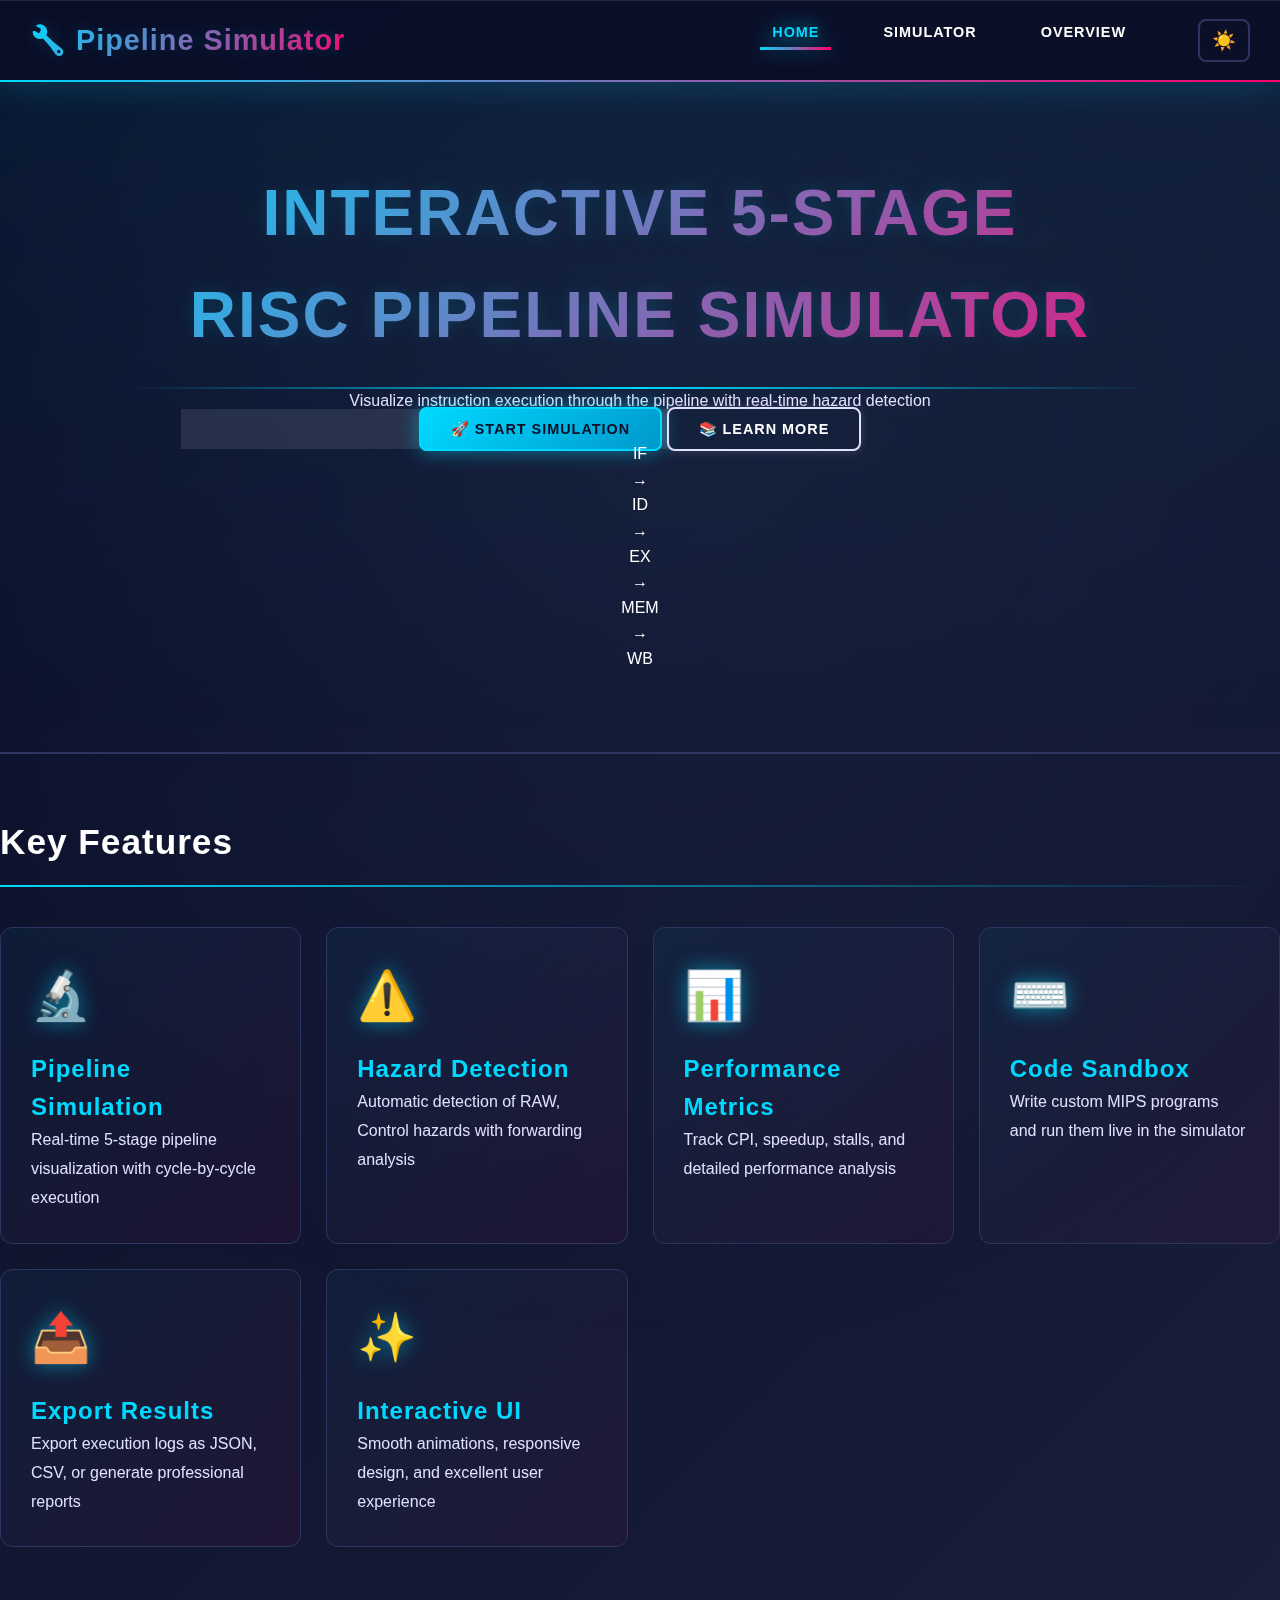
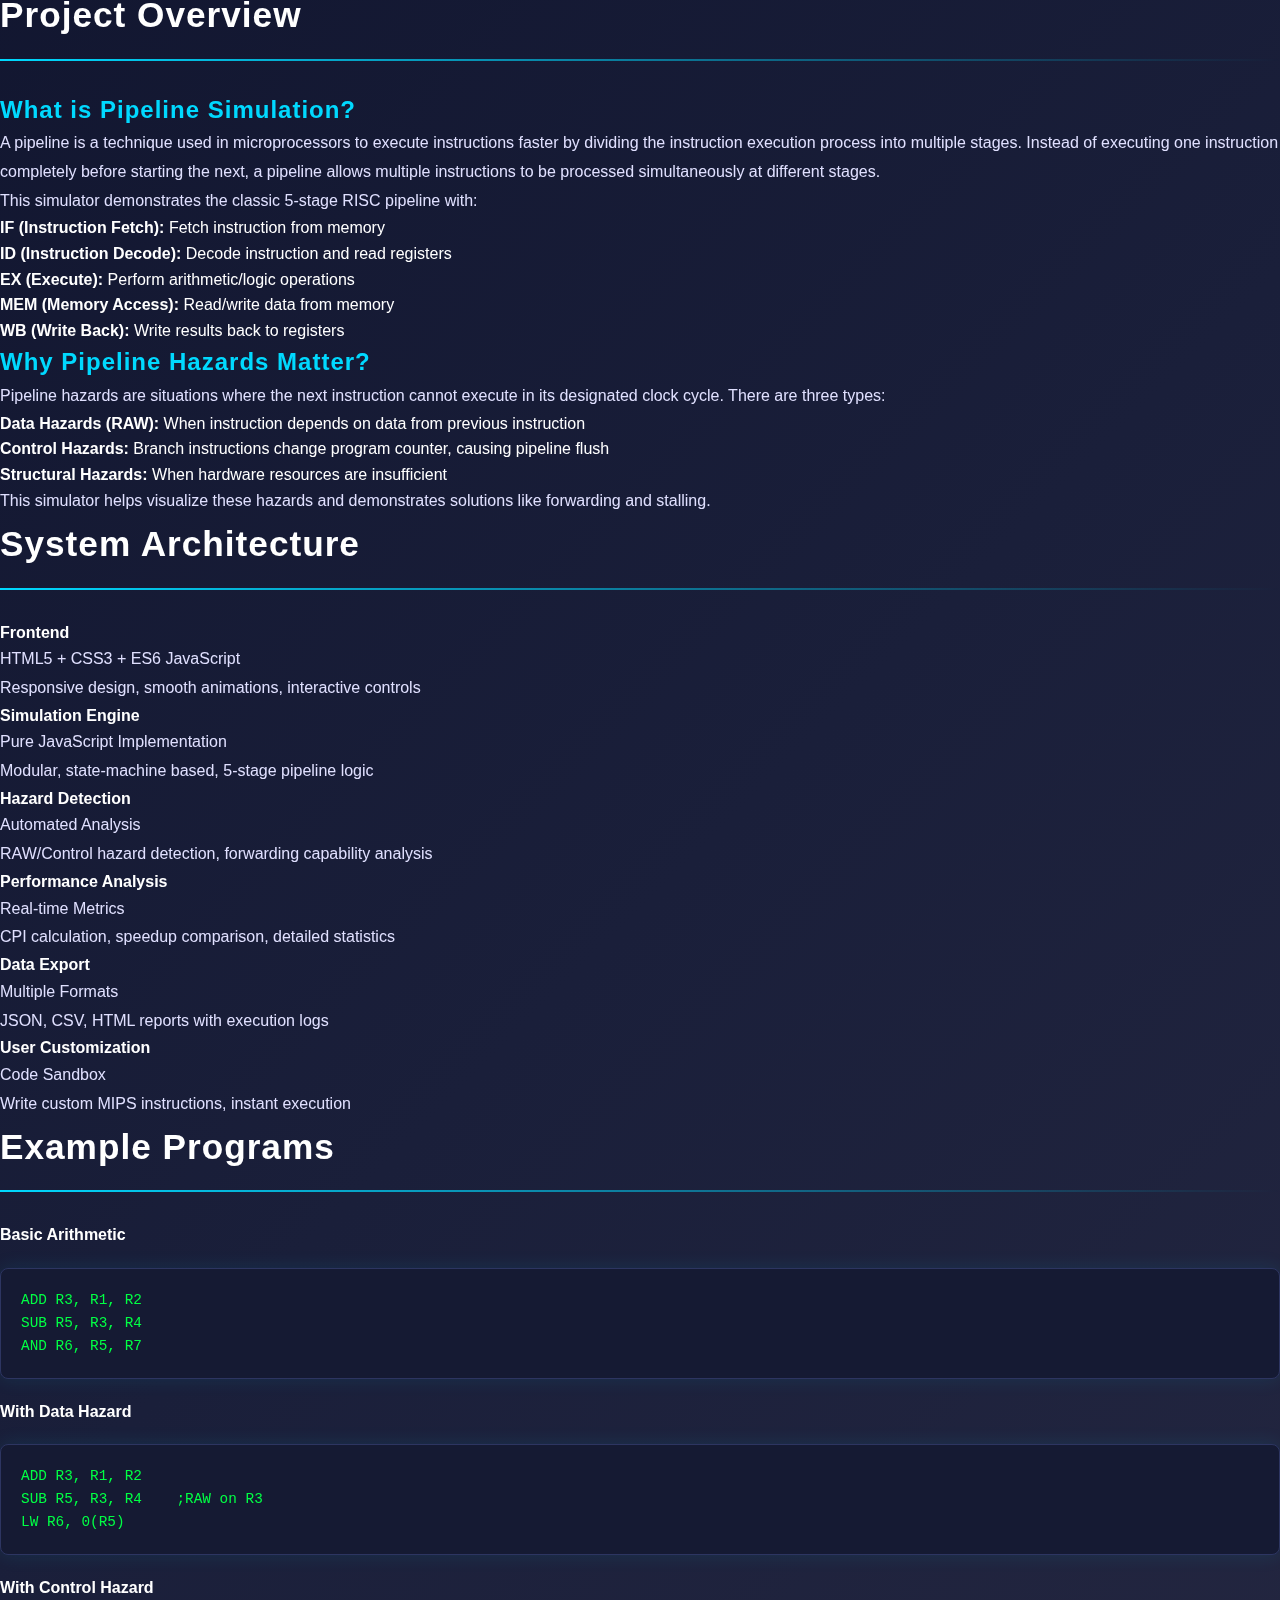
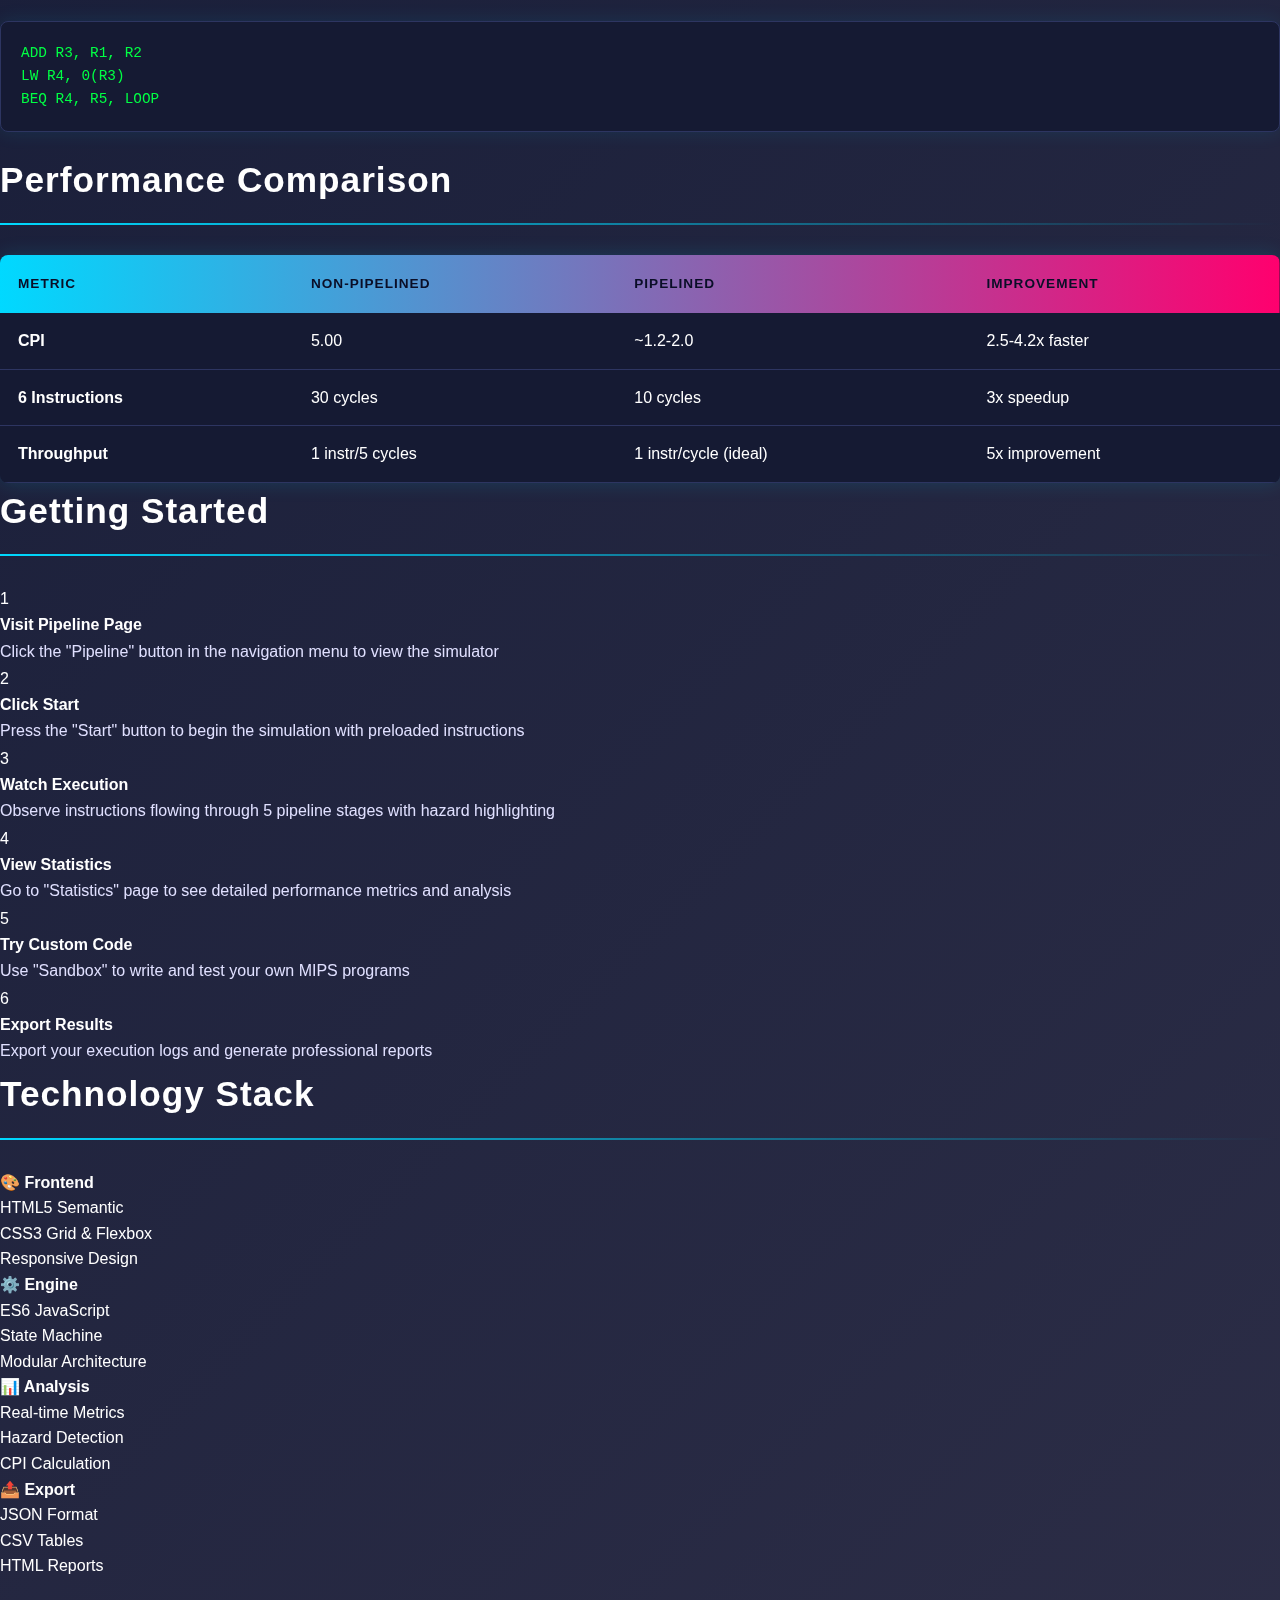
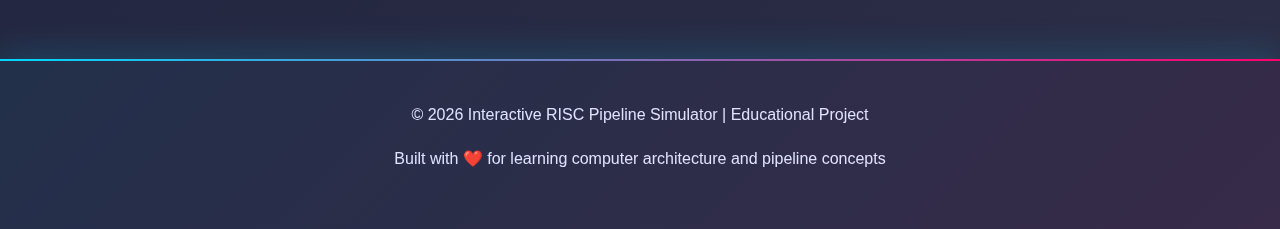
<file: index.html>
<!DOCTYPE html>
<html lang="en">
<head>
  <meta charset="UTF-8">
  <meta name="viewport" content="width=device-width, initial-scale=1.0">
  <title>MIPS Pipeline Simulator - Home</title>
  <link rel="icon" href="data:,">
  <link rel="stylesheet" href="styles-multi-enhanced.css">
</head>
<body>
  <!-- Navigation -->
  <nav class="navbar">
    <div class="nav-container">
      <div class="nav-logo">🔧 Pipeline Simulator</div>
      <ul class="nav-menu">
        <li><a href="index.html" class="nav-link active">Home</a></li>
        <li><a href="simulator.html" class="nav-link">Simulator</a></li>
        <li><a href="overview.html" class="nav-link">Overview</a></li>
        <li><button id="theme-toggle" class="theme-toggle" title="Switch to Dark Mode">🌙</button></li>
      </ul>
    </div>
  </nav>

  <!-- Hero Section with Glowing Title -->
  <section class="hero">
    <div class="hero-content">
      <h1 class="glowing-title">
        <span class="glow-text">INTERACTIVE 5-STAGE</span>
        <br>
        <span class="glow-text-2">RISC PIPELINE SIMULATOR</span>
      </h1>
      <p class="hero-subtitle">Visualize instruction execution through the pipeline with real-time hazard detection</p>
      <div class="hero-buttons">
        <a href="pipeline.html" class="btn btn-primary">🚀 Start Simulation</a>
        <a href="#features" class="btn btn-secondary">📚 Learn More</a>
      </div>
    </div>
    <div class="hero-background">
      <div class="pipeline-preview">
        <div class="stage-box">IF</div>
        <div class="arrow">→</div>
        <div class="stage-box">ID</div>
        <div class="arrow">→</div>
        <div class="stage-box">EX</div>
        <div class="arrow">→</div>
        <div class="stage-box">MEM</div>
        <div class="arrow">→</div>
        <div class="stage-box">WB</div>
      </div>
    </div>
  </section>

  <!-- Features Section -->
  <section id="features" class="features">
    <h2>Key Features</h2>
    <div class="features-grid">
      <div class="feature-card">
        <div class="feature-icon">🔬</div>
        <h3>Pipeline Simulation</h3>
        <p>Real-time 5-stage pipeline visualization with cycle-by-cycle execution</p>
      </div>
      <div class="feature-card">
        <div class="feature-icon">⚠️</div>
        <h3>Hazard Detection</h3>
        <p>Automatic detection of RAW, Control hazards with forwarding analysis</p>
      </div>
      <div class="feature-card">
        <div class="feature-icon">📊</div>
        <h3>Performance Metrics</h3>
        <p>Track CPI, speedup, stalls, and detailed performance analysis</p>
      </div>
      <div class="feature-card">
        <div class="feature-icon">⌨️</div>
        <h3>Code Sandbox</h3>
        <p>Write custom MIPS programs and run them live in the simulator</p>
      </div>
      <div class="feature-card">
        <div class="feature-icon">📤</div>
        <h3>Export Results</h3>
        <p>Export execution logs as JSON, CSV, or generate professional reports</p>
      </div>
      <div class="feature-card">
        <div class="feature-icon">✨</div>
        <h3>Interactive UI</h3>
        <p>Smooth animations, responsive design, and excellent user experience</p>
      </div>
    </div>
  </section>

  <!-- Project Overview Section -->
  <section class="overview">
    <h2>Project Overview</h2>
    <div class="overview-content">
      <div class="overview-left">
        <h3>What is Pipeline Simulation?</h3>
        <p>
          A pipeline is a technique used in microprocessors to execute instructions faster by dividing the instruction execution process into multiple stages. Instead of executing one instruction completely before starting the next, a pipeline allows multiple instructions to be processed simultaneously at different stages.
        </p>
        <p>
          This simulator demonstrates the classic 5-stage RISC pipeline with:
        </p>
        <ul class="overview-list">
          <li><strong>IF (Instruction Fetch):</strong> Fetch instruction from memory</li>
          <li><strong>ID (Instruction Decode):</strong> Decode instruction and read registers</li>
          <li><strong>EX (Execute):</strong> Perform arithmetic/logic operations</li>
          <li><strong>MEM (Memory Access):</strong> Read/write data from memory</li>
          <li><strong>WB (Write Back):</strong> Write results back to registers</li>
        </ul>
      </div>
      <div class="overview-right">
        <h3>Why Pipeline Hazards Matter?</h3>
        <p>
          Pipeline hazards are situations where the next instruction cannot execute in its designated clock cycle. There are three types:
        </p>
        <ul class="overview-list">
          <li><strong>Data Hazards (RAW):</strong> When instruction depends on data from previous instruction</li>
          <li><strong>Control Hazards:</strong> Branch instructions change program counter, causing pipeline flush</li>
          <li><strong>Structural Hazards:</strong> When hardware resources are insufficient</li>
        </ul>
        <p>
          This simulator helps visualize these hazards and demonstrates solutions like forwarding and stalling.
        </p>
      </div>
    </div>
  </section>

  <!-- Architecture Section -->
  <section class="architecture">
    <h2>System Architecture</h2>
    <div class="architecture-grid">
      <div class="arch-item">
        <h4>Frontend</h4>
        <p>HTML5 + CSS3 + ES6 JavaScript</p>
        <p class="arch-detail">Responsive design, smooth animations, interactive controls</p>
      </div>
      <div class="arch-item">
        <h4>Simulation Engine</h4>
        <p>Pure JavaScript Implementation</p>
        <p class="arch-detail">Modular, state-machine based, 5-stage pipeline logic</p>
      </div>
      <div class="arch-item">
        <h4>Hazard Detection</h4>
        <p>Automated Analysis</p>
        <p class="arch-detail">RAW/Control hazard detection, forwarding capability analysis</p>
      </div>
      <div class="arch-item">
        <h4>Performance Analysis</h4>
        <p>Real-time Metrics</p>
        <p class="arch-detail">CPI calculation, speedup comparison, detailed statistics</p>
      </div>
      <div class="arch-item">
        <h4>Data Export</h4>
        <p>Multiple Formats</p>
        <p class="arch-detail">JSON, CSV, HTML reports with execution logs</p>
      </div>
      <div class="arch-item">
        <h4>User Customization</h4>
        <p>Code Sandbox</p>
        <p class="arch-detail">Write custom MIPS instructions, instant execution</p>
      </div>
    </div>
  </section>

  <!-- Example Programs Section -->
  <section class="examples">
    <h2>Example Programs</h2>
    <div class="examples-grid">
      <div class="example-card">
        <h4>Basic Arithmetic</h4>
        <pre><code>ADD R3, R1, R2
SUB R5, R3, R4
AND R6, R5, R7</code></pre>
      </div>
      <div class="example-card">
        <h4>With Data Hazard</h4>
        <pre><code>ADD R3, R1, R2
SUB R5, R3, R4    ;RAW on R3
LW R6, 0(R5)</code></pre>
      </div>
      <div class="example-card">
        <h4>With Control Hazard</h4>
        <pre><code>ADD R3, R1, R2
LW R4, 0(R3)
BEQ R4, R5, LOOP</code></pre>
      </div>
    </div>
  </section>

  <!-- Statistics Preview -->
  <section class="stats-preview">
    <h2>Performance Comparison</h2>
    <div class="comparison-table">
      <table>
        <thead>
          <tr>
            <th>Metric</th>
            <th>Non-Pipelined</th>
            <th>Pipelined</th>
            <th>Improvement</th>
          </tr>
        </thead>
        <tbody>
          <tr>
            <td><strong>CPI</strong></td>
            <td>5.00</td>
            <td>~1.2-2.0</td>
            <td>2.5-4.2x faster</td>
          </tr>
          <tr>
            <td><strong>6 Instructions</strong></td>
            <td>30 cycles</td>
            <td>10 cycles</td>
            <td>3x speedup</td>
          </tr>
          <tr>
            <td><strong>Throughput</strong></td>
            <td>1 instr/5 cycles</td>
            <td>1 instr/cycle (ideal)</td>
            <td>5x improvement</td>
          </tr>
        </tbody>
      </table>
    </div>
  </section>

  <!-- Getting Started Section -->
  <section class="getting-started">
    <h2>Getting Started</h2>
    <div class="steps">
      <div class="step">
        <div class="step-number">1</div>
        <h4>Visit Pipeline Page</h4>
        <p>Click the "Pipeline" button in the navigation menu to view the simulator</p>
      </div>
      <div class="step">
        <div class="step-number">2</div>
        <h4>Click Start</h4>
        <p>Press the "Start" button to begin the simulation with preloaded instructions</p>
      </div>
      <div class="step">
        <div class="step-number">3</div>
        <h4>Watch Execution</h4>
        <p>Observe instructions flowing through 5 pipeline stages with hazard highlighting</p>
      </div>
      <div class="step">
        <div class="step-number">4</div>
        <h4>View Statistics</h4>
        <p>Go to "Statistics" page to see detailed performance metrics and analysis</p>
      </div>
      <div class="step">
        <div class="step-number">5</div>
        <h4>Try Custom Code</h4>
        <p>Use "Sandbox" to write and test your own MIPS programs</p>
      </div>
      <div class="step">
        <div class="step-number">6</div>
        <h4>Export Results</h4>
        <p>Export your execution logs and generate professional reports</p>
      </div>
    </div>
  </section>

  <!-- Technology Stack -->
  <section class="tech-stack">
    <h2>Technology Stack</h2>
    <div class="tech-grid">
      <div class="tech-item">
        <h4>🎨 Frontend</h4>
        <ul>
          <li>HTML5 Semantic</li>
          <li>CSS3 Grid & Flexbox</li>
          <li>Responsive Design</li>
        </ul>
      </div>
      <div class="tech-item">
        <h4>⚙️ Engine</h4>
        <ul>
          <li>ES6 JavaScript</li>
          <li>State Machine</li>
          <li>Modular Architecture</li>
        </ul>
      </div>
      <div class="tech-item">
        <h4>📊 Analysis</h4>
        <ul>
          <li>Real-time Metrics</li>
          <li>Hazard Detection</li>
          <li>CPI Calculation</li>
        </ul>
      </div>
      <div class="tech-item">
        <h4>📤 Export</h4>
        <ul>
          <li>JSON Format</li>
          <li>CSV Tables</li>
          <li>HTML Reports</li>
        </ul>
      </div>
    </div>
  </section>

  <!-- Footer -->
  <footer class="footer">
    <div class="footer-content">
      <p>&copy; 2026 Interactive RISC Pipeline Simulator | Educational Project</p>
      <p>Built with ❤️ for learning computer architecture and pipeline concepts</p>
    </div>
  </footer>

  <script src="navigation.js"></script>
</body>
</html>
</file>
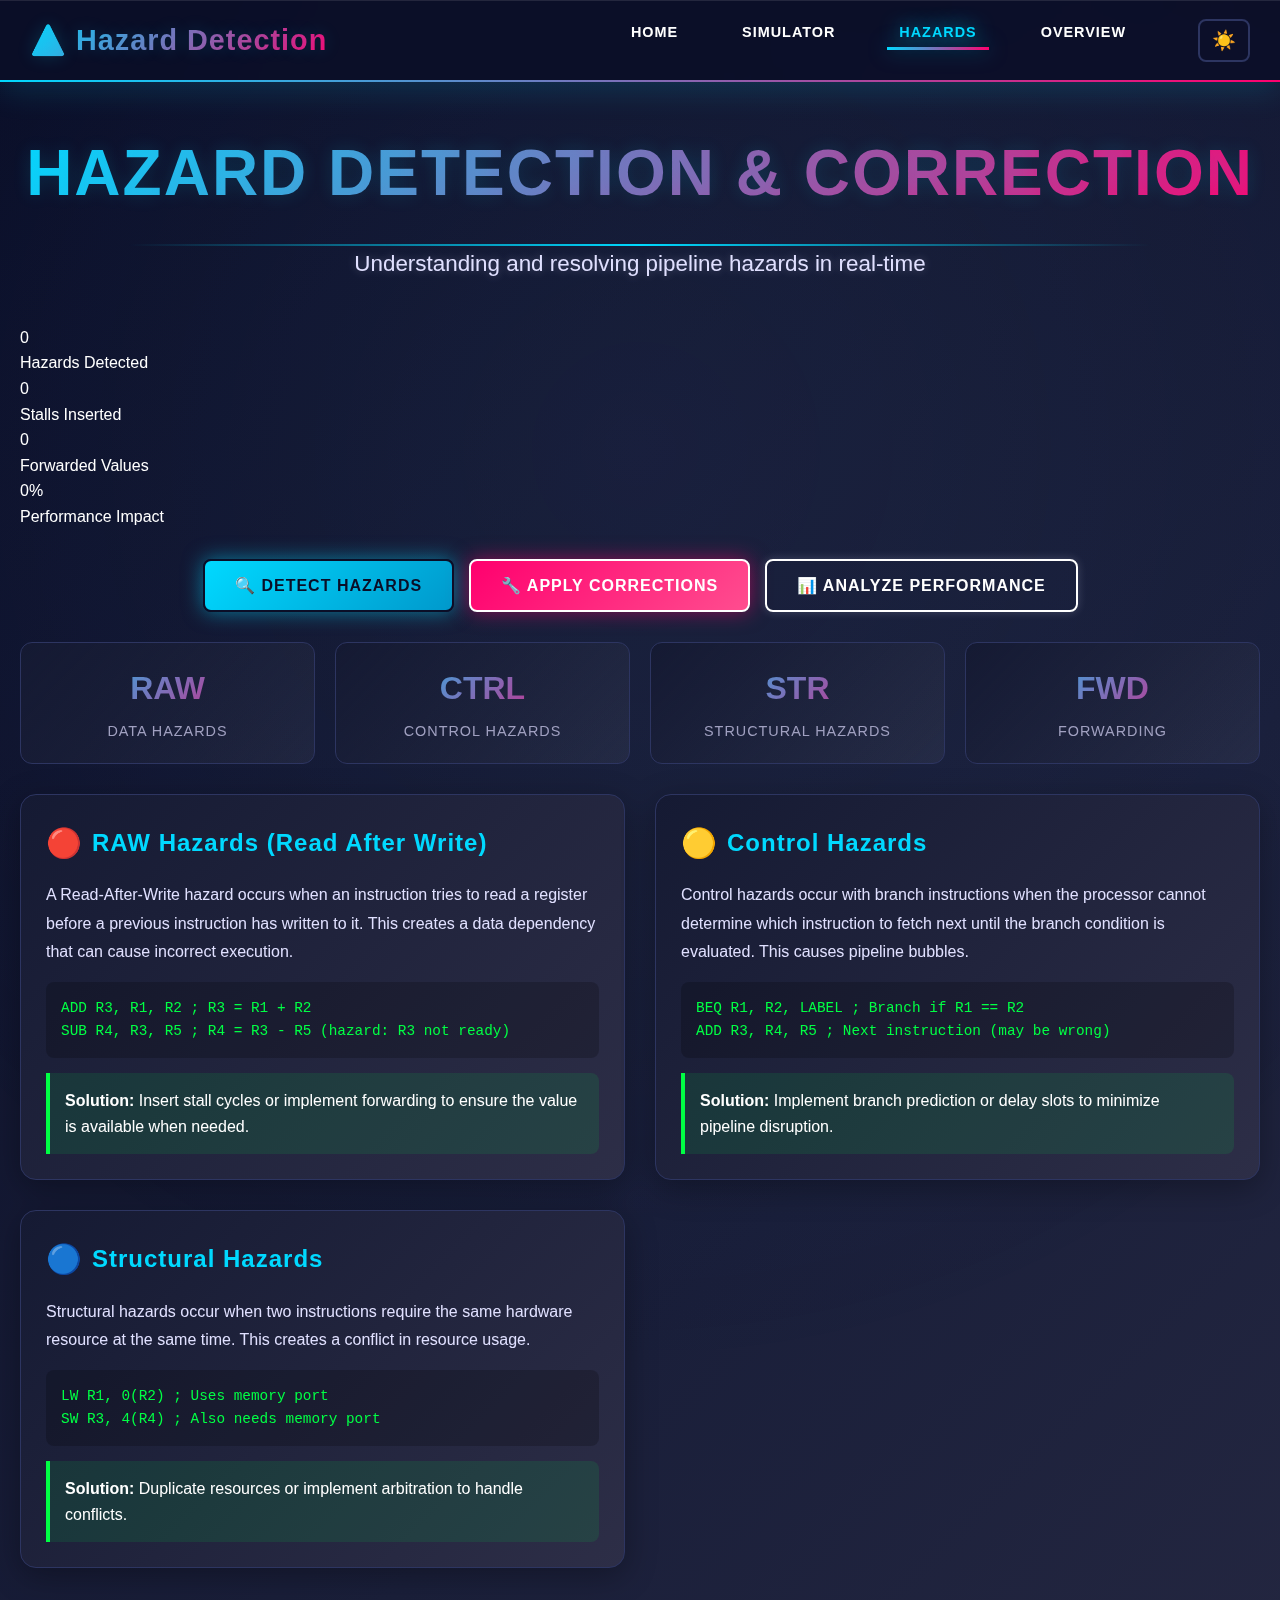
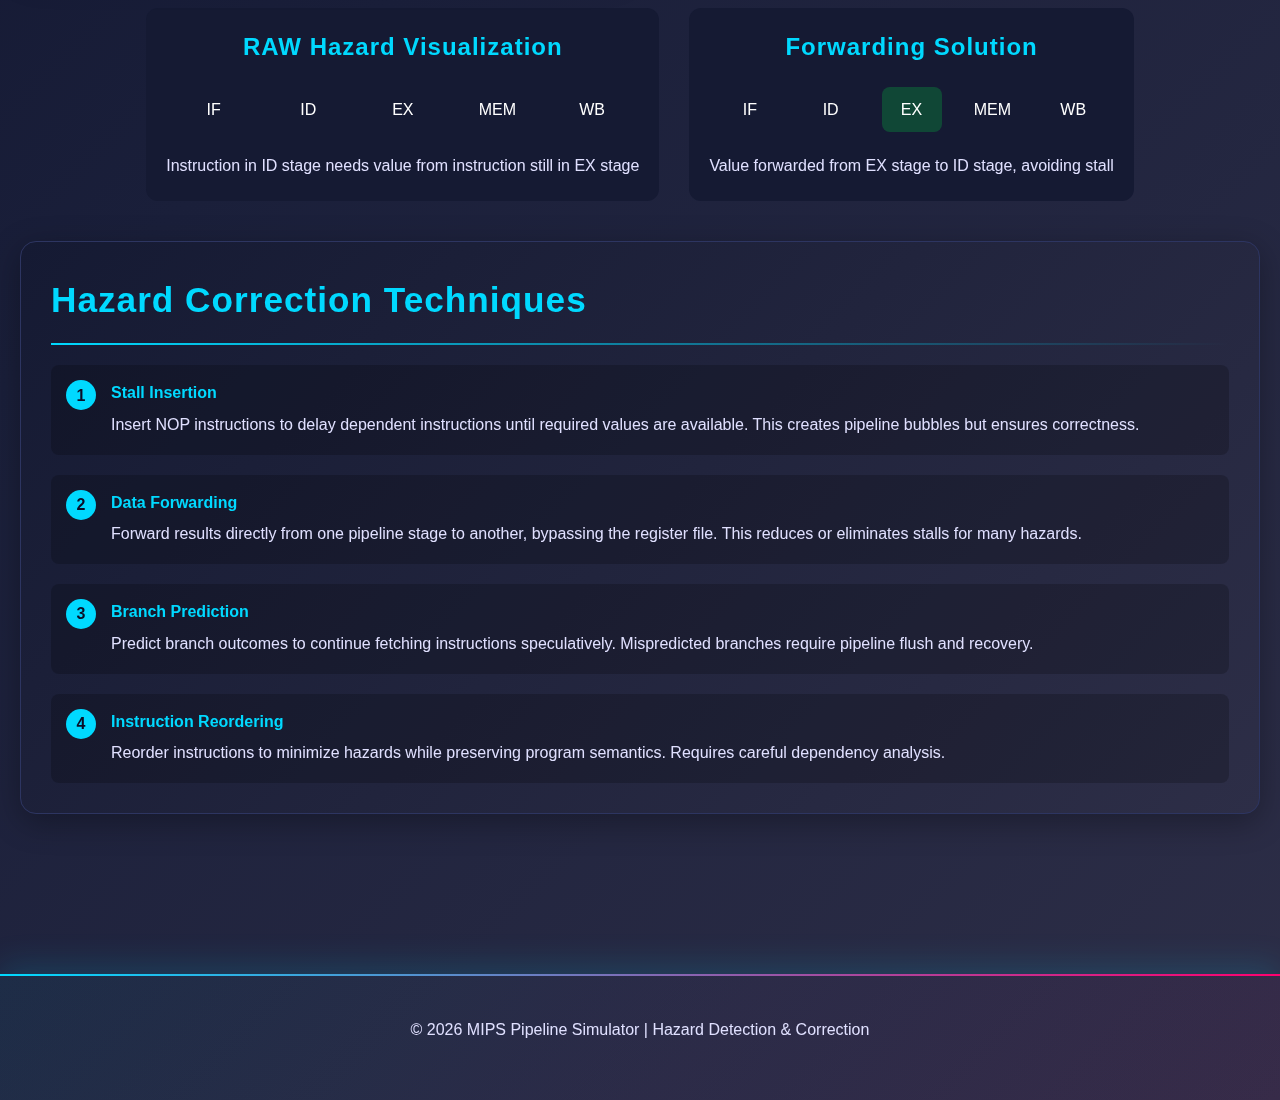
<file: hazard.html>
<!DOCTYPE html>
<html lang="en">
<head>
  <meta charset="UTF-8">
  <meta name="viewport" content="width=device-width, initial-scale=1.0">
  <title>MIPS Pipeline Simulator - Hazard Detection</title>
  <link rel="icon" href="data:,">
  <link rel="stylesheet" href="styles-multi-enhanced.css">
  <style>
    .hazard-container {
      max-width: 1400px;
      margin: 0 auto;
      padding: 40px 20px;
    }

    .hazard-grid {
      display: grid;
      grid-template-columns: repeat(auto-fit, minmax(400px, 1fr));
      gap: 30px;
      margin: 30px 0;
    }

    .hazard-card {
      background: linear-gradient(135deg, var(--card-bg) 0%, var(--bg-lighter) 100%);
      border: 1px solid var(--border);
      border-radius: 16px;
      padding: 25px;
      box-shadow: 0 8px 32px rgba(0, 0, 0, 0.3);
      transition: all 0.3s ease;
      position: relative;
      overflow: hidden;
    }

    .hazard-card:hover {
      transform: translateY(-5px);
      box-shadow: 0 12px 40px rgba(0, 0, 0, 0.4);
      border-color: var(--primary);
    }

    .hazard-title {
      font-size: 1.5rem;
      color: var(--primary);
      margin-bottom: 15px;
      display: flex;
      align-items: center;
      gap: 10px;
    }

    .hazard-icon {
      font-size: 1.8rem;
    }

    .hazard-description {
      color: var(--text-secondary);
      line-height: 1.7;
      margin-bottom: 15px;
    }

    .hazard-example {
      background: rgba(0, 0, 0, 0.2);
      padding: 15px;
      border-radius: 8px;
      font-family: monospace;
      margin: 15px 0;
      overflow-x: auto;
    }

    .hazard-solution {
      background: rgba(0, 255, 68, 0.1);
      border-left: 4px solid var(--success);
      padding: 15px;
      border-radius: 0 8px 8px 0;
    }

    .visualization-container {
      display: flex;
      justify-content: center;
      align-items: center;
      margin: 40px 0;
      gap: 30px;
      flex-wrap: wrap;
    }

    .hazard-visualization {
      display: flex;
      flex-direction: column;
      align-items: center;
      background: var(--card-bg);
      padding: 20px;
      border-radius: 12px;
      min-width: 300px;
    }

    .hazard-stages {
      display: flex;
      justify-content: space-around;
      width: 100%;
      margin: 20px 0;
    }

    .hazard-stage {
      text-align: center;
      padding: 10px;
      border-radius: 8px;
      min-width: 60px;
    }

    .hazard-stage.active {
      animation: pulse 1.5s infinite;
    }

    @keyframes pulse {
      0%, 100% { transform: scale(1); }
      50% { transform: scale(1.1); }
    }

    .correction-panel {
      background: linear-gradient(135deg, var(--card-bg) 0%, var(--bg-lighter) 100%);
      border: 1px solid var(--border);
      border-radius: 16px;
      padding: 30px;
      margin: 40px 0;
      box-shadow: 0 8px 32px rgba(0, 0, 0, 0.3);
    }

    .correction-steps {
      display: flex;
      flex-direction: column;
      gap: 20px;
    }

    .correction-step {
      display: flex;
      align-items: flex-start;
      gap: 15px;
      padding: 15px;
      background: rgba(0, 0, 0, 0.2);
      border-radius: 8px;
    }

    .step-number {
      background: var(--primary);
      color: var(--bg);
      width: 30px;
      height: 30px;
      border-radius: 50%;
      display: flex;
      align-items: center;
      justify-content: center;
      font-weight: bold;
      flex-shrink: 0;
    }

    .correction-content h4 {
      color: var(--primary);
      margin-bottom: 5px;
    }

    .correction-content p {
      color: var(--text-secondary);
      margin: 0;
    }

    .hazard-stats {
      display: grid;
      grid-template-columns: repeat(auto-fit, minmax(200px, 1fr));
      gap: 20px;
      margin: 30px 0;
    }

    .stat-box {
      background: linear-gradient(135deg, var(--card-bg) 0%, rgba(255, 255, 255, 0.05) 100%);
      padding: 20px;
      border-radius: 12px;
      text-align: center;
      border: 1px solid var(--border);
    }

    .stat-value {
      font-size: 2rem;
      font-weight: 800;
      background: linear-gradient(135deg, var(--primary), var(--accent));
      -webkit-background-clip: text;
      -webkit-text-fill-color: transparent;
      background-clip: text;
      margin-bottom: 5px;
    }

    .stat-label {
      font-size: 0.9rem;
      color: var(--text-tertiary);
      text-transform: uppercase;
      letter-spacing: 1px;
    }

    @media (max-width: 768px) {
      .hazard-grid {
        grid-template-columns: 1fr;
      }

      .visualization-container {
        flex-direction: column;
        gap: 20px;
      }
    }
  </style>
</head>
<body>
  <nav class="navbar">
    <div class="nav-container">
      <div class="nav-logo">⚠️ Hazard Detection</div>
      <div class="hamburger">
        <span></span>
        <span></span>
        <span></span>
      </div>
      <ul class="nav-menu">
        <li><a href="index.html" class="nav-link">Home</a></li>
        <li><a href="simulator.html" class="nav-link">Simulator</a></li>
        <li><a href="hazard.html" class="nav-link active">Hazards</a></li>
        <li><a href="overview.html" class="nav-link">Overview</a></li>
        <li><button id="theme-toggle" class="theme-toggle" title="Switch to Light Mode">🌙</button></li>
      </ul>
    </div>
  </nav>

  <div class="hazard-container">
    <header class="text-center" style="margin-bottom: 40px;">
      <h1 class="glowing-title">Hazard Detection & Correction</h1>
      <p class="subtitle">Understanding and resolving pipeline hazards in real-time</p>
    </header>

    <div class="stats-panel">
      <div class="stat-card"><div class="stat-val" id="hazard-count">0</div><div class="stat-lab">Hazards Detected</div></div>
      <div class="stat-card"><div class="stat-val" id="stall-count">0</div><div class="stat-lab">Stalls Inserted</div></div>
      <div class="stat-card"><div class="stat-val" id="forward-count">0</div><div class="stat-lab">Forwarded Values</div></div>
      <div class="stat-card"><div class="stat-val" id="performance">0%</div><div class="stat-lab">Performance Impact</div></div>
    </div>

    <div class="control-panel">
      <button id="detect-btn" class="control-btn-large btn-primary">🔍 Detect Hazards</button>
      <button id="correct-btn" class="control-btn-large btn-accent">🔧 Apply Corrections</button>
      <button id="analyze-btn" class="control-btn-large btn-secondary">📊 Analyze Performance</button>
    </div>

    <div class="hazard-stats">
      <div class="stat-box">
        <div class="stat-value">RAW</div>
        <div class="stat-label">Data Hazards</div>
      </div>
      <div class="stat-box">
        <div class="stat-value">CTRL</div>
        <div class="stat-label">Control Hazards</div>
      </div>
      <div class="stat-box">
        <div class="stat-value">STR</div>
        <div class="stat-label">Structural Hazards</div>
      </div>
      <div class="stat-box">
        <div class="stat-value">FWD</div>
        <div class="stat-label">Forwarding</div>
      </div>
    </div>

    <div class="hazard-grid">
      <div class="hazard-card">
        <div class="hazard-title">
          <span class="hazard-icon">🔴</span>
          <h3>RAW Hazards (Read After Write)</h3>
        </div>
        <div class="hazard-description">
          <p>A Read-After-Write hazard occurs when an instruction tries to read a register before a previous instruction has written to it. This creates a data dependency that can cause incorrect execution.</p>
        </div>
        <div class="hazard-example">
          <code>
            ADD R3, R1, R2    ; R3 = R1 + R2<br>
            SUB R4, R3, R5    ; R4 = R3 - R5 (hazard: R3 not ready)
          </code>
        </div>
        <div class="hazard-solution">
          <strong>Solution:</strong> Insert stall cycles or implement forwarding to ensure the value is available when needed.
        </div>
      </div>

      <div class="hazard-card">
        <div class="hazard-title">
          <span class="hazard-icon">🟡</span>
          <h3>Control Hazards</h3>
        </div>
        <div class="hazard-description">
          <p>Control hazards occur with branch instructions when the processor cannot determine which instruction to fetch next until the branch condition is evaluated. This causes pipeline bubbles.</p>
        </div>
        <div class="hazard-example">
          <code>
            BEQ R1, R2, LABEL ; Branch if R1 == R2<br>
            ADD R3, R4, R5    ; Next instruction (may be wrong)
          </code>
        </div>
        <div class="hazard-solution">
          <strong>Solution:</strong> Implement branch prediction or delay slots to minimize pipeline disruption.
        </div>
      </div>

      <div class="hazard-card">
        <div class="hazard-title">
          <span class="hazard-icon">🔵</span>
          <h3>Structural Hazards</h3>
        </div>
        <div class="hazard-description">
          <p>Structural hazards occur when two instructions require the same hardware resource at the same time. This creates a conflict in resource usage.</p>
        </div>
        <div class="hazard-example">
          <code>
            LW  R1, 0(R2)     ; Uses memory port<br>
            SW  R3, 4(R4)     ; Also needs memory port
          </code>
        </div>
        <div class="hazard-solution">
          <strong>Solution:</strong> Duplicate resources or implement arbitration to handle conflicts.
        </div>
      </div>
    </div>

    <div class="visualization-container">
      <div class="hazard-visualization">
        <h3>RAW Hazard Visualization</h3>
        <div class="hazard-stages">
          <div class="hazard-stage stage-if">IF</div>
          <div class="hazard-stage stage-id active">ID</div>
          <div class="hazard-stage stage-ex">EX</div>
          <div class="hazard-stage stage-mem">MEM</div>
          <div class="hazard-stage stage-wb">WB</div>
        </div>
        <p>Instruction in ID stage needs value from instruction still in EX stage</p>
      </div>

      <div class="hazard-visualization">
        <h3>Forwarding Solution</h3>
        <div class="hazard-stages">
          <div class="hazard-stage stage-if">IF</div>
          <div class="hazard-stage stage-id active">ID</div>
          <div class="hazard-stage stage-ex" style="background: rgba(0, 255, 68, 0.2);">EX</div>
          <div class="hazard-stage stage-mem">MEM</div>
          <div class="hazard-stage stage-wb">WB</div>
        </div>
        <p>Value forwarded from EX stage to ID stage, avoiding stall</p>
      </div>
    </div>

    <div class="correction-panel">
      <h2 style="margin-bottom: 20px; color: var(--primary);">Hazard Correction Techniques</h2>
      <div class="correction-steps">
        <div class="correction-step">
          <div class="step-number">1</div>
          <div class="correction-content">
            <h4>Stall Insertion</h4>
            <p>Insert NOP instructions to delay dependent instructions until required values are available. This creates pipeline bubbles but ensures correctness.</p>
          </div>
        </div>
        <div class="correction-step">
          <div class="step-number">2</div>
          <div class="correction-content">
            <h4>Data Forwarding</h4>
            <p>Forward results directly from one pipeline stage to another, bypassing the register file. This reduces or eliminates stalls for many hazards.</p>
          </div>
        </div>
        <div class="correction-step">
          <div class="step-number">3</div>
          <div class="correction-content">
            <h4>Branch Prediction</h4>
            <p>Predict branch outcomes to continue fetching instructions speculatively. Mispredicted branches require pipeline flush and recovery.</p>
          </div>
        </div>
        <div class="correction-step">
          <div class="step-number">4</div>
          <div class="correction-content">
            <h4>Instruction Reordering</h4>
            <p>Reorder instructions to minimize hazards while preserving program semantics. Requires careful dependency analysis.</p>
          </div>
        </div>
      </div>
    </div>
  </div>

  <footer class="footer">
    <p>© 2026 MIPS Pipeline Simulator | Hazard Detection & Correction</p>
  </footer>

  <script src="navigation.js"></script>
  <script>
    // Hazard detection simulation
    document.addEventListener('DOMContentLoaded', function() {
      // Initialize navigation
      initNavigation();

      // Add event listeners for control buttons
      document.getElementById('detect-btn')?.addEventListener('click', detectHazards);
      document.getElementById('correct-btn')?.addEventListener('click', applyCorrections);
      document.getElementById('analyze-btn')?.addEventListener('click', analyzePerformance);

      // Initialize with some stats
      updateHazardStats();
    });

    function initNavigation() {
      // Mobile menu toggle functionality
      const hamburger = document.querySelector('.hamburger');
      const navMenu = document.querySelector('.nav-menu');

      if (hamburger && navMenu) {
        hamburger.addEventListener('click', function() {
          hamburger.classList.toggle('active');
          navMenu.classList.toggle('active');
        });

        // Close menu when clicking on a nav link
        document.querySelectorAll('.nav-link').forEach(link => {
          link.addEventListener('click', () => {
            hamburger.classList.remove('active');
            navMenu.classList.remove('active');
          });
        });
      }

      // Update active link based on current page
      const currentPage = window.location.pathname.split('/').pop();
      const navLinks = document.querySelectorAll('.nav-link');

      navLinks.forEach(link => {
        if (link.getAttribute('href') === currentPage ||
            (currentPage === '' && link.getAttribute('href') === 'index.html')) {
          link.classList.add('active');
        } else {
          link.classList.remove('active');
        }
      });

      // Theme toggle functionality if available
      const themeToggle = document.getElementById('theme-toggle');
      if (themeToggle) {
        themeToggle.addEventListener('click', function() {
          // Toggle theme on html element for CSS variables
          const currentTheme = document.documentElement.getAttribute('data-theme');
          const newTheme = currentTheme === 'light' ? 'dark' : 'light';

          document.documentElement.setAttribute('data-theme', newTheme);
          themeToggle.textContent = newTheme === 'dark' ? '☀️' : '🌙';
          themeToggle.title = newTheme === 'dark' ? 'Switch to Light Mode' : 'Switch to Dark Mode';

          // Save preference to localStorage
          localStorage.setItem('theme', newTheme);
        });

        // Load saved theme preference
        const savedTheme = localStorage.getItem('theme') || 'dark'; // Default to dark
        document.documentElement.setAttribute('data-theme', savedTheme);
        themeToggle.textContent = savedTheme === 'dark' ? '☀️' : '🌙';
        themeToggle.title = savedTheme === 'dark' ? 'Switch to Light Mode' : 'Switch to Dark Mode';
      }
    }

    function detectHazards() {
      // Simulate hazard detection
      const hazardCount = Math.floor(Math.random() * 10) + 5; // Random count for demo
      document.getElementById('hazard-count').textContent = hazardCount;

      // Add visual feedback
      const btn = document.getElementById('detect-btn');
      btn.textContent = '🔍 Hazards Detected!';
      setTimeout(() => {
        btn.textContent = '🔍 Detect Hazards';
      }, 2000);
    }

    function applyCorrections() {
      // Simulate applying corrections
      const stallCount = Math.floor(Math.random() * 5) + 1;
      const forwardCount = Math.floor(Math.random() * 8) + 3;

      document.getElementById('stall-count').textContent = stallCount;
      document.getElementById('forward-count').textContent = forwardCount;

      // Add visual feedback
      const btn = document.getElementById('correct-btn');
      btn.textContent = '🔧 Corrections Applied!';
      setTimeout(() => {
        btn.textContent = '🔧 Apply Corrections';
      }, 2000);
    }

    function analyzePerformance() {
      // Simulate performance analysis
      const performance = Math.floor(Math.random() * 30) + 70; // 70-100%
      document.getElementById('performance').textContent = performance + '%';

      // Add visual feedback
      const btn = document.getElementById('analyze-btn');
      btn.textContent = '📊 Analysis Complete!';
      setTimeout(() => {
        btn.textContent = '📊 Analyze Performance';
      }, 2000);
    }

    function updateHazardStats() {
      // Initialize with some default values
      document.getElementById('hazard-count').textContent = '0';
      document.getElementById('stall-count').textContent = '0';
      document.getElementById('forward-count').textContent = '0';
      document.getElementById('performance').textContent = '0%';
    }
  </script>
</body>
</html>
</file>
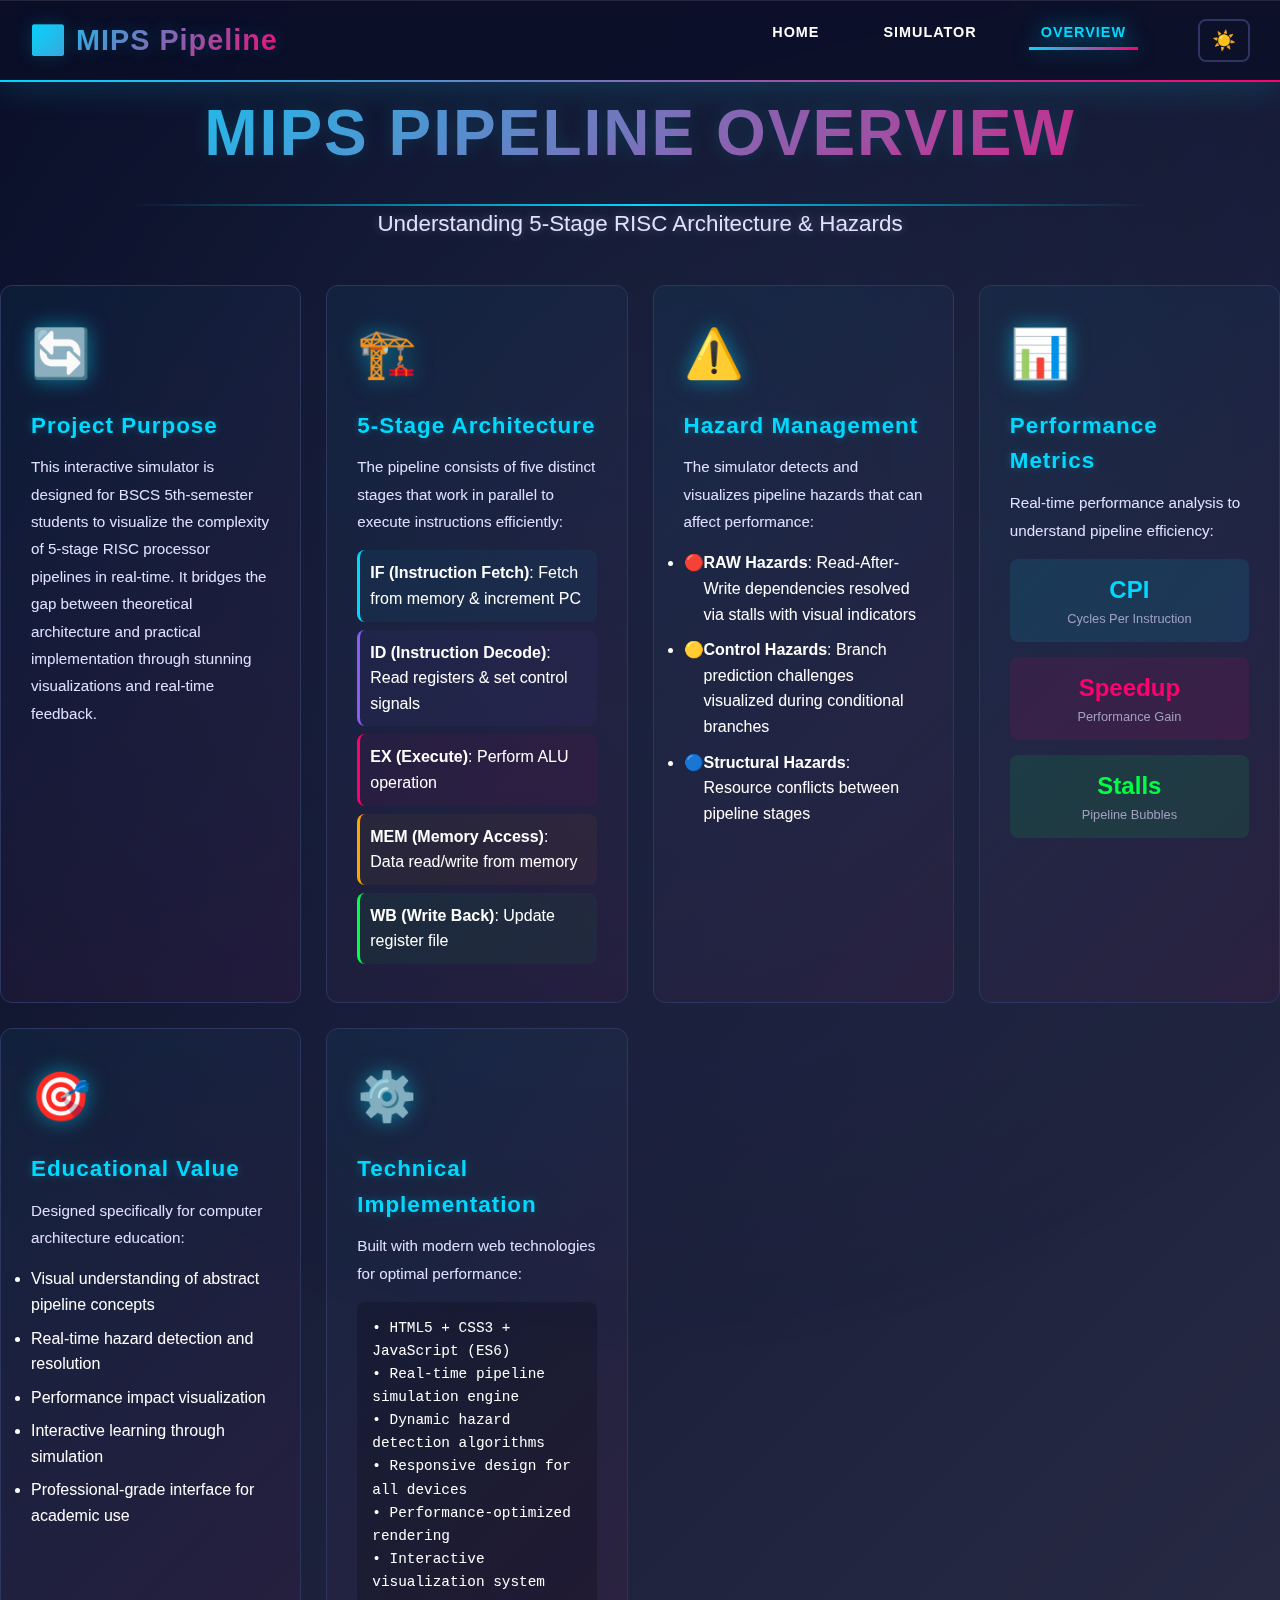
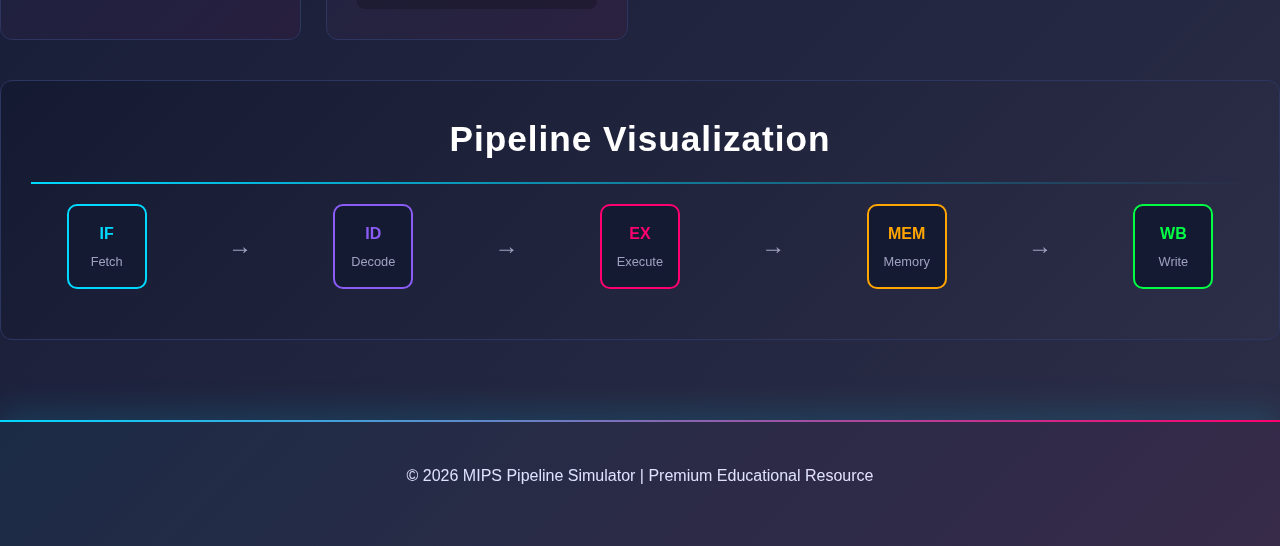
<file: overview.html>
<!DOCTYPE html>
<html lang="en">
<head>
  <meta charset="UTF-8">
  <meta name="viewport" content="width=device-width, initial-scale=1.0">
  <title>MIPS Pipeline Simulator - Overview</title>
  <link rel="icon" href="data:,">
  <link rel="stylesheet" href="styles-multi-enhanced.css">
</head>
<body>
  <nav class="navbar">
    <div class="nav-container">
      <div class="nav-logo">🔄 MIPS Pipeline</div>
      <ul class="nav-menu">
        <li><a href="index.html" class="nav-link">Home</a></li>
        <li><a href="simulator.html" class="nav-link">Simulator</a></li>
        <li><a href="overview.html" class="nav-link active">Overview</a></li>
        <li><button id="theme-toggle" class="theme-toggle" title="Switch to Light Mode">🌙</button></li>
      </ul>
    </div>
  </nav>

  <div class="pipeline-container">
    <header class="text-center" style="margin-bottom: 40px;">
      <h1 class="glowing-title">MIPS Pipeline Overview</h1>
      <p class="subtitle">Understanding 5-Stage RISC Architecture & Hazards</p>
    </header>

    <div class="features-grid">
      <div class="feature-card fade-in">
        <div class="feature-icon">🔄</div>
        <h3 class="feature-title">Project Purpose</h3>
        <p class="feature-description">This interactive simulator is designed for BSCS 5th-semester students to visualize the complexity of 5-stage RISC processor pipelines in real-time. It bridges the gap between theoretical architecture and practical implementation through stunning visualizations and real-time feedback.</p>
      </div>

      <div class="feature-card slide-in">
        <div class="feature-icon">🏗️</div>
        <h3 class="feature-title">5-Stage Architecture</h3>
        <p class="feature-description">The pipeline consists of five distinct stages that work in parallel to execute instructions efficiently:</p>
        <div class="stage-breakdown" style="margin-top: 15px;">
          <div class="stage-item" style="padding: 10px; margin: 8px 0; background: rgba(0, 217, 255, 0.05); border-radius: 8px; border-left: 3px solid var(--stage-if);">
            <strong>IF (Instruction Fetch)</strong>: Fetch from memory & increment PC
          </div>
          <div class="stage-item" style="padding: 10px; margin: 8px 0; background: rgba(139, 92, 246, 0.05); border-radius: 8px; border-left: 3px solid var(--stage-id);">
            <strong>ID (Instruction Decode)</strong>: Read registers & set control signals
          </div>
          <div class="stage-item" style="padding: 10px; margin: 8px 0; background: rgba(255, 0, 110, 0.05); border-radius: 8px; border-left: 3px solid var(--stage-ex);">
            <strong>EX (Execute)</strong>: Perform ALU operation
          </div>
          <div class="stage-item" style="padding: 10px; margin: 8px 0; background: rgba(255, 165, 0, 0.05); border-radius: 8px; border-left: 3px solid var(--stage-mem);">
            <strong>MEM (Memory Access)</strong>: Data read/write from memory
          </div>
          <div class="stage-item" style="padding: 10px; margin: 8px 0; background: rgba(0, 255, 68, 0.05); border-radius: 8px; border-left: 3px solid var(--stage-wb);">
            <strong>WB (Write Back)</strong>: Update register file
          </div>
        </div>
      </div>

      <div class="feature-card slide-in">
        <div class="feature-icon">⚠️</div>
        <h3 class="feature-title">Hazard Management</h3>
        <p class="feature-description">The simulator detects and visualizes pipeline hazards that can affect performance:</p>
        <ul style="margin-top: 15px; text-align: left;">
          <li style="margin: 10px 0; padding-left: 20px; position: relative;">
            <span style="position: absolute; left: 0; color: var(--accent);">🔴</span>
            <strong>RAW Hazards</strong>: Read-After-Write dependencies resolved via stalls with visual indicators
          </li>
          <li style="margin: 10px 0; padding-left: 20px; position: relative;">
            <span style="position: absolute; left: 0; color: var(--warning);">🟡</span>
            <strong>Control Hazards</strong>: Branch prediction challenges visualized during conditional branches
          </li>
          <li style="margin: 10px 0; padding-left: 20px; position: relative;">
            <span style="position: absolute; left: 0; color: var(--primary);">🔵</span>
            <strong>Structural Hazards</strong>: Resource conflicts between pipeline stages
          </li>
        </ul>
      </div>

      <div class="feature-card fade-in">
        <div class="feature-icon">📊</div>
        <h3 class="feature-title">Performance Metrics</h3>
        <p class="feature-description">Real-time performance analysis to understand pipeline efficiency:</p>
        <div class="metrics-grid" style="display: grid; grid-template-columns: repeat(auto-fit, minmax(150px, 1fr)); gap: 15px; margin-top: 15px;">
          <div style="background: rgba(0, 217, 255, 0.1); padding: 12px; border-radius: 8px; text-align: center;">
            <div style="font-size: 1.5rem; font-weight: bold; color: var(--primary);">CPI</div>
            <div style="font-size: 0.8rem; color: var(--text-tertiary);">Cycles Per Instruction</div>
          </div>
          <div style="background: rgba(255, 0, 110, 0.1); padding: 12px; border-radius: 8px; text-align: center;">
            <div style="font-size: 1.5rem; font-weight: bold; color: var(--accent);">Speedup</div>
            <div style="font-size: 0.8rem; color: var(--text-tertiary);">Performance Gain</div>
          </div>
          <div style="background: rgba(0, 255, 68, 0.1); padding: 12px; border-radius: 8px; text-align: center;">
            <div style="font-size: 1.5rem; font-weight: bold; color: var(--success);">Stalls</div>
            <div style="font-size: 0.8rem; color: var(--text-tertiary);">Pipeline Bubbles</div>
          </div>
        </div>
      </div>

      <div class="feature-card slide-in">
        <div class="feature-icon">🎯</div>
        <h3 class="feature-title">Educational Value</h3>
        <p class="feature-description">Designed specifically for computer architecture education:</p>
        <ul style="margin-top: 15px; text-align: left;">
          <li style="margin: 8px 0;">Visual understanding of abstract pipeline concepts</li>
          <li style="margin: 8px 0;">Real-time hazard detection and resolution</li>
          <li style="margin: 8px 0;">Performance impact visualization</li>
          <li style="margin: 8px 0;">Interactive learning through simulation</li>
          <li style="margin: 8px 0;">Professional-grade interface for academic use</li>
        </ul>
      </div>

      <div class="feature-card fade-in">
        <div class="feature-icon">⚙️</div>
        <h3 class="feature-title">Technical Implementation</h3>
        <p class="feature-description">Built with modern web technologies for optimal performance:</p>
        <div style="margin-top: 15px; font-family: monospace; font-size: 0.9rem; line-height: 1.6; background: rgba(0, 0, 0, 0.2); padding: 15px; border-radius: 8px;">
          • HTML5 + CSS3 + JavaScript (ES6)<br>
          • Real-time pipeline simulation engine<br>
          • Dynamic hazard detection algorithms<br>
          • Responsive design for all devices<br>
          • Performance-optimized rendering<br>
          • Interactive visualization system
        </div>
      </div>
    </div>

    <div class="card" style="margin-top: 40px; text-align: center;">
      <h2 style="margin-bottom: 20px;">Pipeline Visualization</h2>
      <div style="display: flex; justify-content: space-around; align-items: center; flex-wrap: wrap; gap: 10px; margin: 20px 0;">
        <div style="background: var(--card-bg); padding: 15px; border-radius: 10px; min-width: 80px; border: 2px solid var(--stage-if);">
          <div style="color: var(--stage-if); font-weight: bold; margin-bottom: 5px;">IF</div>
          <div style="font-size: 0.8rem; color: var(--text-tertiary);">Fetch</div>
        </div>
        <div style="font-size: 1.5rem; color: var(--text-tertiary);">→</div>
        <div style="background: var(--card-bg); padding: 15px; border-radius: 10px; min-width: 80px; border: 2px solid var(--stage-id);">
          <div style="color: var(--stage-id); font-weight: bold; margin-bottom: 5px;">ID</div>
          <div style="font-size: 0.8rem; color: var(--text-tertiary);">Decode</div>
        </div>
        <div style="font-size: 1.5rem; color: var(--text-tertiary);">→</div>
        <div style="background: var(--card-bg); padding: 15px; border-radius: 10px; min-width: 80px; border: 2px solid var(--stage-ex);">
          <div style="color: var(--stage-ex); font-weight: bold; margin-bottom: 5px;">EX</div>
          <div style="font-size: 0.8rem; color: var(--text-tertiary);">Execute</div>
        </div>
        <div style="font-size: 1.5rem; color: var(--text-tertiary);">→</div>
        <div style="background: var(--card-bg); padding: 15px; border-radius: 10px; min-width: 80px; border: 2px solid var(--stage-mem);">
          <div style="color: var(--stage-mem); font-weight: bold; margin-bottom: 5px;">MEM</div>
          <div style="font-size: 0.8rem; color: var(--text-tertiary);">Memory</div>
        </div>
        <div style="font-size: 1.5rem; color: var(--text-tertiary);">→</div>
        <div style="background: var(--card-bg); padding: 15px; border-radius: 10px; min-width: 80px; border: 2px solid var(--stage-wb);">
          <div style="color: var(--stage-wb); font-weight: bold; margin-bottom: 5px;">WB</div>
          <div style="font-size: 0.8rem; color: var(--text-tertiary);">Write</div>
        </div>
      </div>
    </div>
  </div>

  <footer class="footer">
    <p>© 2026 MIPS Pipeline Simulator | Premium Educational Resource</p>
  </footer>

  <script src="navigation.js"></script>
</body>
</html>
</file>
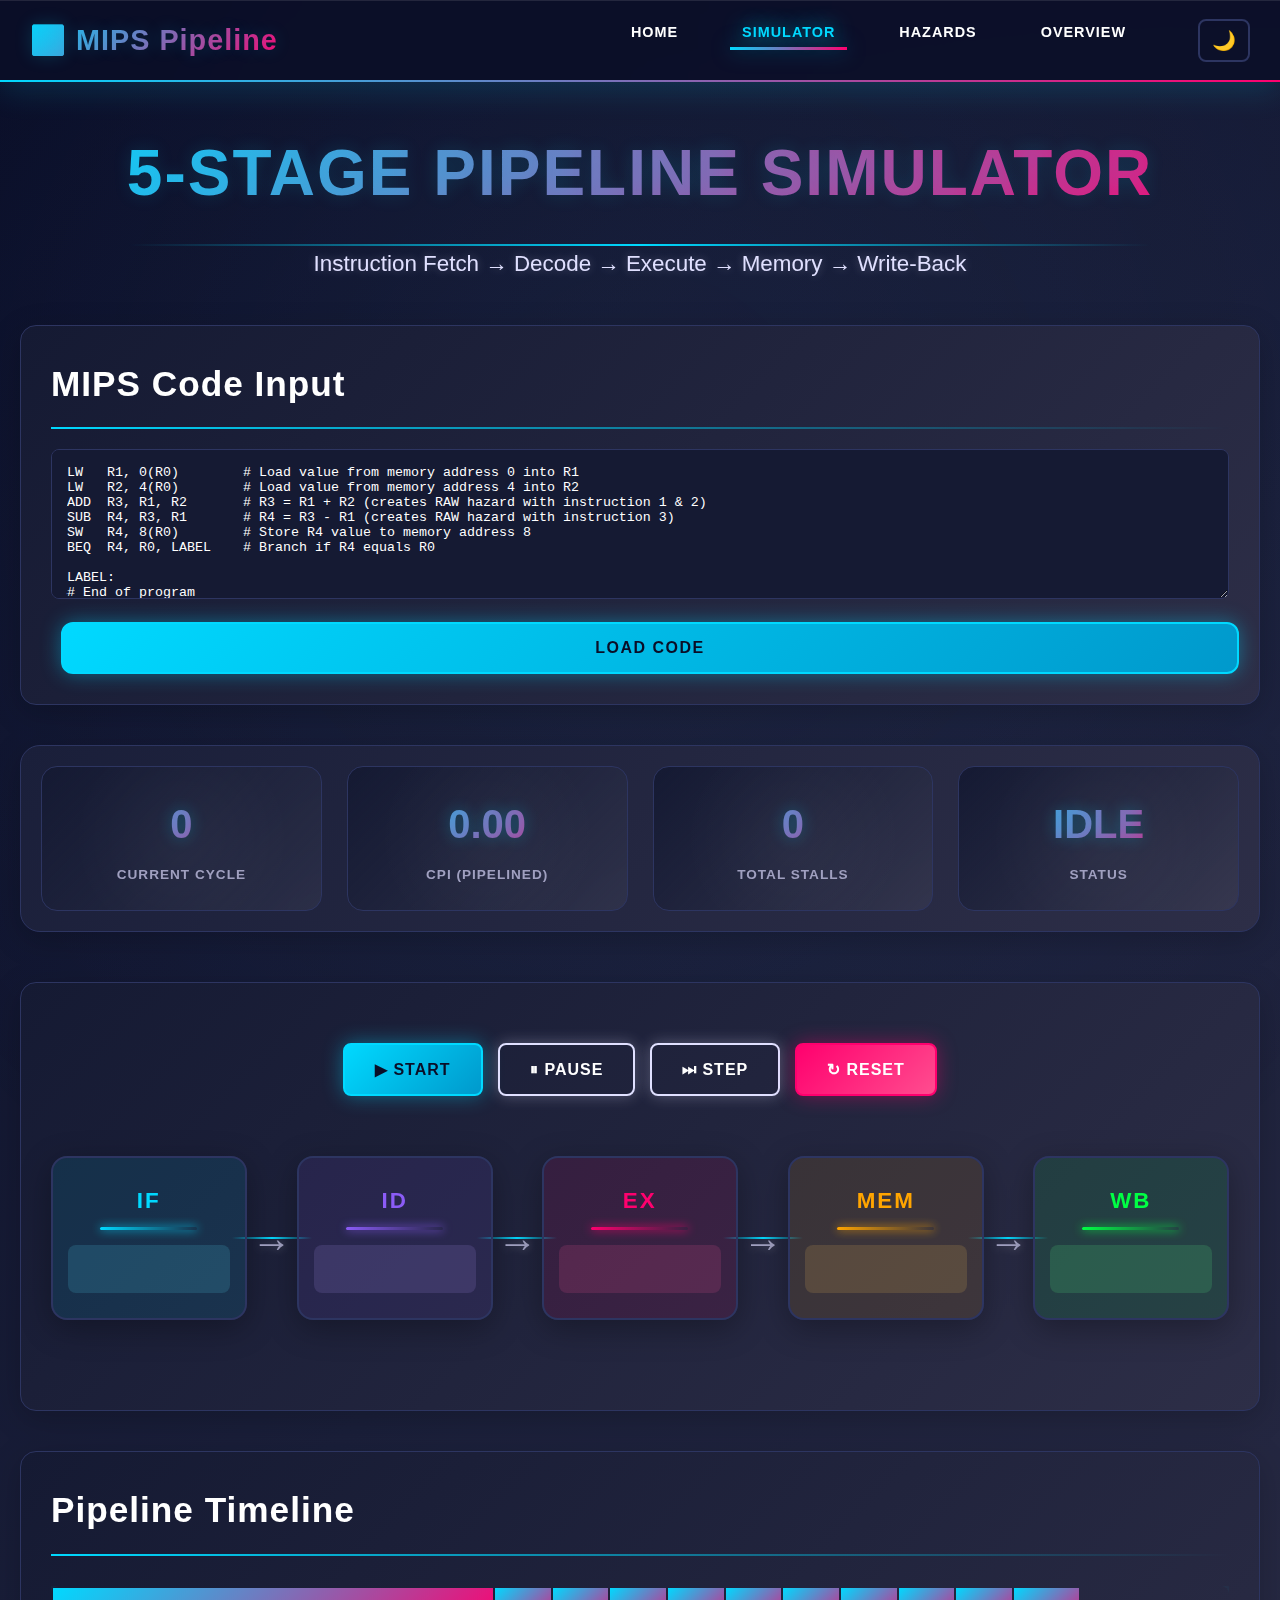
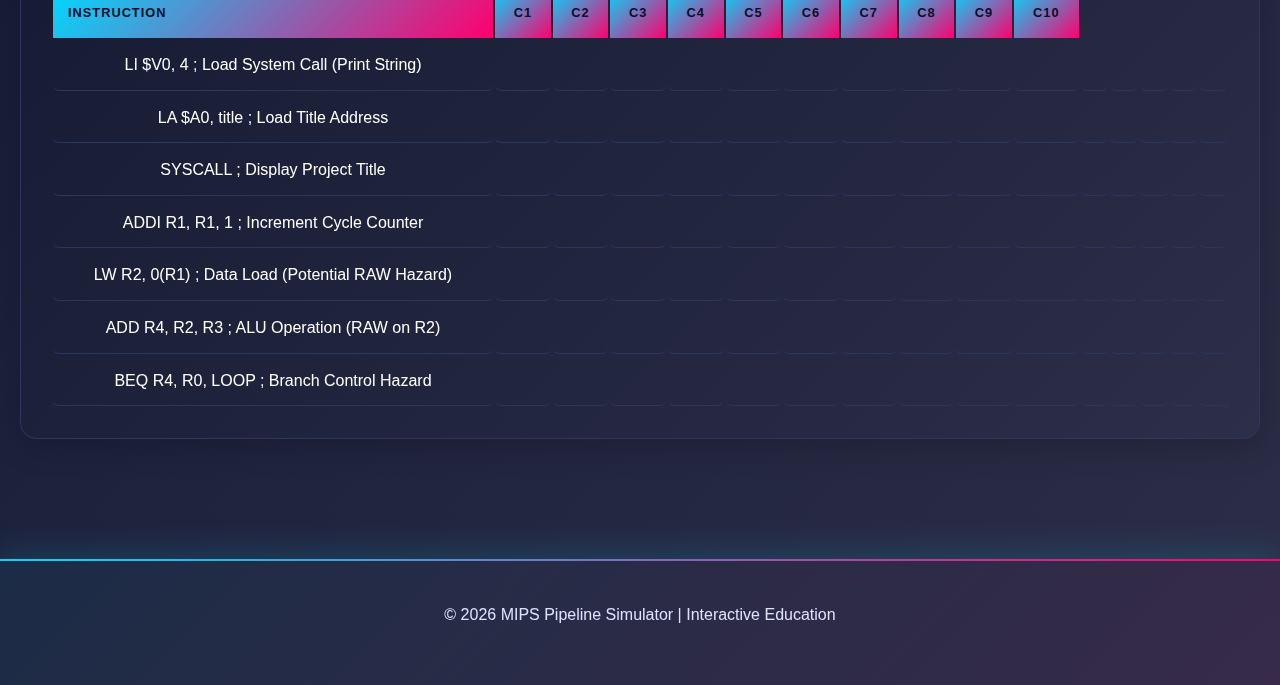
<file: simulator.html>
<!DOCTYPE html>
<html lang="en">
<head>
  <meta charset="UTF-8">
  <meta name="viewport" content="width=device-width, initial-scale=1.0">
  <title>MIPS Pipeline Simulator - Simulator</title>
  <link rel="icon" href="data:,">
  <link rel="stylesheet" href="styles-multi-enhanced.css">
  <style>
    .pipeline-container {
      max-width: 1400px;
      margin: 0 auto;
      padding: 40px 20px;
    }

    /* Enhanced Stage Boxes with Beautiful Visuals */
    .stage-box {
      flex: 1;
      background: linear-gradient(135deg, var(--card-bg) 0%, var(--bg-lighter) 100%);
      border: 2px solid var(--border);
      border-radius: 16px;
      padding: 25px 15px;
      text-align: center;
      box-shadow: 0 8px 32px rgba(0, 0, 0, 0.3);
      position: relative;
      overflow: hidden;
      transition: all 0.4s ease;
      min-height: 120px;
    }

    .stage-box::before {
      content: '';
      position: absolute;
      top: 0;
      left: 0;
      right: 0;
      bottom: 0;
      background: radial-gradient(circle at center, rgba(255, 255, 255, 0.05) 0%, transparent 70%);
      opacity: 0;
      transition: opacity 0.4s ease;
      z-index: 1;
    }

    .stage-box:hover {
      transform: translateY(-5px) scale(1.02);
      box-shadow: 0 12px 40px rgba(0, 0, 0, 0.4);
    }

    .stage-box:hover::before {
      opacity: 1;
    }

    .stage-title {
      font-size: 1.4rem;
      font-weight: 900;
      margin-bottom: 15px;
      text-transform: uppercase;
      letter-spacing: 2px;
      position: relative;
      z-index: 2;
    }

    .stage-title::after {
      content: '';
      display: block;
      width: 60%;
      height: 3px;
      margin: 8px auto 0;
      border-radius: 2px;
    }

    /* Stage-specific colors and effects */
    .stage-if .stage-title { color: var(--stage-if); }
    .stage-if .stage-title::after { background: linear-gradient(90deg, var(--stage-if), transparent); box-shadow: 0 0 10px var(--stage-if); }
    .stage-id .stage-title { color: var(--stage-id); }
    .stage-id .stage-title::after { background: linear-gradient(90deg, var(--stage-id), transparent); box-shadow: 0 0 10px var(--stage-id); }
    .stage-ex .stage-title { color: var(--stage-ex); }
    .stage-ex .stage-title::after { background: linear-gradient(90deg, var(--stage-ex), transparent); box-shadow: 0 0 10px var(--stage-ex); }
    .stage-mem .stage-title { color: var(--stage-mem); }
    .stage-mem .stage-title::after { background: linear-gradient(90deg, var(--stage-mem), transparent); box-shadow: 0 0 10px var(--stage-mem); }
    .stage-wb .stage-title { color: var(--stage-wb); }
    .stage-wb .stage-title::after { background: linear-gradient(90deg, var(--stage-wb), transparent); box-shadow: 0 0 10px var(--stage-wb); }

    /* Enhanced Instruction Display */
    .stage-instruction {
      background: rgba(255, 255, 255, 0.05);
      padding: 12px;
      border-radius: 8px;
      font-family: 'Monaco', 'Menlo', 'Ubuntu Mono', monospace;
      font-weight: bold;
      min-height: 48px;
      display: flex;
      align-items: center;
      justify-content: center;
      transition: all 0.3s ease;
      position: relative;
      z-index: 2;
      border: 1px solid transparent;
      backdrop-filter: blur(10px);
    }

    .stage-instruction::before {
      content: '';
      position: absolute;
      top: 0;
      left: 0;
      right: 0;
      bottom: 0;
      border-radius: 8px;
      background: linear-gradient(135deg, rgba(255, 255, 255, 0.1) 0%, transparent 100%);
      z-index: -1;
      opacity: 0;
      transition: opacity 0.3s ease;
    }

    .stage-instruction:hover {
      transform: scale(1.05);
      box-shadow: 0 0 20px rgba(255, 255, 255, 0.2);
    }

    .stage-instruction:hover::before {
      opacity: 1;
    }

    .stage-instruction.hazard-raw {
      border-color: var(--accent);
      background: rgba(255, 0, 110, 0.15);
      box-shadow: 0 0 15px rgba(255, 0, 110, 0.3);
      animation: pulse-glow 2s infinite;
    }

    .stage-instruction.stalled {
      border-color: var(--warning);
      background: rgba(255, 165, 0, 0.15);
      box-shadow: 0 0 15px rgba(255, 165, 0, 0.3);
      animation: pulse-warning 1.5s infinite;
    }

    @keyframes pulse-glow {
      0%, 100% { box-shadow: 0 0 15px rgba(255, 0, 110, 0.3); }
      50% { box-shadow: 0 0 25px rgba(255, 0, 110, 0.6); }
    }

    @keyframes pulse-warning {
      0%, 100% { box-shadow: 0 0 15px rgba(255, 165, 0, 0.3); }
      50% { box-shadow: 0 0 25px rgba(255, 165, 0, 0.6); }
    }

    /* Beautiful Arrows with Animation */
    .pipeline-diagram {
      display: flex;
      justify-content: space-between;
      align-items: center;
      margin: 60px 0;
      gap: 5px;
      position: relative;
      z-index: 1;
    }

    .arrow {
      font-size: 2.5rem;
      font-weight: bold;
      color: var(--text-tertiary);
      position: relative;
      animation: arrow-pulse 2s infinite;
      text-shadow: 0 0 10px rgba(255, 255, 255, 0.3);
      min-width: 40px;
      text-align: center;
    }

    .arrow::before {
      content: '';
      position: absolute;
      top: 50%;
      left: -20px;
      right: -20px;
      height: 2px;
      background: linear-gradient(90deg, transparent, var(--primary), transparent);
      transform: translateY(-50%);
      z-index: -1;
    }

    @keyframes arrow-pulse {
      0%, 100% { transform: scale(1); opacity: 0.7; }
      50% { transform: scale(1.2); opacity: 1; }
    }

    /* Enhanced Stats Panel */
    .stats-panel {
      display: grid;
      grid-template-columns: repeat(auto-fit, minmax(220px, 1fr));
      gap: 25px;
      margin-bottom: 50px;
      padding: 20px;
      background: linear-gradient(135deg, var(--bg-light) 0%, var(--bg-lighter) 100%);
      border-radius: 20px;
      border: 1px solid var(--border);
      box-shadow: 0 8px 32px rgba(0, 0, 0, 0.2);
    }

    .stat-card {
      background: linear-gradient(135deg, var(--card-bg) 0%, rgba(255, 255, 255, 0.05) 100%);
      padding: 25px;
      border-radius: 16px;
      border: 1px solid var(--border);
      text-align: center;
      transition: all 0.3s ease;
      position: relative;
      overflow: hidden;
      backdrop-filter: blur(10px);
    }

    .stat-card::before {
      content: '';
      position: absolute;
      top: 0;
      left: 0;
      right: 0;
      bottom: 0;
      background: radial-gradient(circle at center, rgba(255, 255, 255, 0.03) 0%, transparent 70%);
      z-index: -1;
    }

    .stat-card:hover {
      transform: translateY(-8px);
      box-shadow: 0 15px 35px rgba(0, 0, 0, 0.3);
      border-color: var(--primary);
    }

    .stat-val {
      font-size: 2.5rem;
      font-weight: 800;
      background: linear-gradient(135deg, var(--primary), var(--accent));
      -webkit-background-clip: text;
      -webkit-text-fill-color: transparent;
      background-clip: text;
      margin-bottom: 8px;
      text-shadow: 0 0 15px rgba(0, 217, 255, 0.3);
    }

    .stat-lab {
      font-size: 0.85rem;
      color: var(--text-tertiary);
      text-transform: uppercase;
      letter-spacing: 1px;
      font-weight: 600;
    }

    /* Enhanced Timeline Table */
    .card {
      background: linear-gradient(135deg, var(--card-bg) 0%, var(--bg-lighter) 100%);
      border: 1px solid var(--border);
      border-radius: 16px;
      padding: 30px;
      transition: all 0.3s ease;
      position: relative;
      overflow: hidden;
      box-shadow: 0 8px 32px rgba(0, 0, 0, 0.2);
    }

    #pipeline-table {
      width: 100%;
      border-collapse: separate;
      border-spacing: 2px;
      background: transparent;
    }

    #pipeline-table th {
      background: linear-gradient(135deg, var(--primary), var(--accent));
      color: var(--bg);
      padding: 15px;
      text-align: center;
      font-weight: 700;
      text-transform: uppercase;
      letter-spacing: 1px;
      font-size: 0.8rem;
      position: sticky;
      top: 0;
    }

    #pipeline-table td {
      padding: 12px;
      text-align: center;
      border-radius: 6px;
      transition: all 0.3s ease;
      position: relative;
    }

    #pipeline-table tbody tr:hover {
      background: rgba(0, 217, 255, 0.05);
    }

    #pipeline-table tbody tr:hover td {
      transform: scale(1.05);
      box-shadow: 0 0 10px rgba(0, 217, 255, 0.2);
    }

    /* Stage-specific styling in timeline */
    .stage-if { background: rgba(0, 217, 255, 0.1); color: var(--stage-if); }
    .stage-id { background: rgba(139, 92, 246, 0.1); color: var(--stage-id); }
    .stage-ex { background: rgba(255, 0, 110, 0.1); color: var(--stage-ex); }
    .stage-mem { background: rgba(255, 165, 0, 0.1); color: var(--stage-mem); }
    .stage-wb { background: rgba(0, 255, 68, 0.1); color: var(--stage-wb); }

    /* Enhanced Control Buttons */
    .btn {
      padding: 15px 35px;
      border: 2px solid;
      border-radius: 12px;
      font-weight: 700;
      cursor: pointer;
      transition: all 0.3s ease;
      text-transform: uppercase;
      letter-spacing: 1.5px;
      font-size: 1rem;
      position: relative;
      overflow: hidden;
      margin: 0 10px;
      min-width: 120px;
    }

    .btn::before {
      content: '';
      position: absolute;
      top: 0;
      left: -100%;
      width: 100%;
      height: 100%;
      background: linear-gradient(90deg, transparent, rgba(255, 255, 255, 0.2), transparent);
      transition: left 0.5s ease;
      z-index: -1;
    }

    .btn:hover::before {
      left: 100%;
    }

    .btn-primary {
      background: linear-gradient(135deg, var(--primary), var(--primary-dark));
      border-color: var(--primary);
      color: var(--bg);
      box-shadow: 0 0 20px rgba(0, 217, 255, 0.4);
    }

    .btn-primary:hover {
      box-shadow: 0 0 40px rgba(0, 217, 255, 0.8);
      transform: translateY(-3px) scale(1.05);
    }

    .btn-secondary {
      background: transparent;
      border-color: var(--text-secondary);
      color: var(--text);
      box-shadow: 0 0 15px rgba(224, 224, 255, 0.3);
    }

    .btn-secondary:hover {
      background: rgba(0, 217, 255, 0.1);
      border-color: var(--primary);
      color: var(--primary);
      box-shadow: 0 0 30px rgba(0, 217, 255, 0.6);
    }

    .btn-accent {
      background: linear-gradient(135deg, var(--accent), #ff4d8f);
      border-color: var(--accent);
      color: white;
      box-shadow: 0 0 20px rgba(255, 0, 110, 0.4);
    }

    .btn-accent:hover {
      box-shadow: 0 0 40px rgba(255, 0, 110, 0.8);
      transform: translateY(-3px) scale(1.05);
    }
  </style>
</head>
<body>
  <nav class="navbar">
    <div class="nav-container">
      <div class="nav-logo">🔄 MIPS Pipeline</div>
      <div class="hamburger">
        <span></span>
        <span></span>
        <span></span>
      </div>
      <ul class="nav-menu">
        <li><a href="index.html" class="nav-link">Home</a></li>
        <li><a href="simulator.html" class="nav-link active">Simulator</a></li>
        <li><a href="hazard.html" class="nav-link">Hazards</a></li>
        <li><a href="overview.html" class="nav-link">Overview</a></li>
        <li><button id="theme-toggle" class="theme-toggle" title="Switch to Light Mode">🌙</button></li>
      </ul>
    </div>
  </nav>

  <div class="pipeline-container">
    <header class="text-center" style="margin-bottom: 40px;">
      <h1 class="glowing-title">5-Stage Pipeline Simulator</h1>
      <p class="subtitle">Instruction Fetch → Decode → Execute → Memory → Write-Back</p>
    </header>

    <!-- User Input Section -->
    <section class="card" style="margin-bottom: 40px;">
      <h2 style="margin-bottom: 20px;">MIPS Code Input</h2>
      <div class="code-input-container">
        <textarea id="mips-code-input" placeholder="Enter your MIPS code here...
Example:
LW R1, 0(R0)
LW R2, 4(R0)
ADD R3, R1, R2
SUB R4, R3, R1
SW R4, 8(R0)
BEQ R4, R0, LABEL" style="width: 100%; height: 150px; padding: 15px; border-radius: 8px; background: var(--card-bg); color: var(--text); border: 1px solid var(--border); font-family: monospace; margin-bottom: 15px;">LW   R1, 0(R0)        # Load value from memory address 0 into R1
LW   R2, 4(R0)        # Load value from memory address 4 into R2
ADD  R3, R1, R2       # R3 = R1 + R2 (creates RAW hazard with instruction 1 & 2)
SUB  R4, R3, R1       # R4 = R3 - R1 (creates RAW hazard with instruction 3)
SW   R4, 8(R0)        # Store R4 value to memory address 8
BEQ  R4, R0, LABEL    # Branch if R4 equals R0

LABEL:
# End of program</textarea>
        <button id="load-code-btn" class="btn btn-primary" style="width: 100%;">Load Code</button>
      </div>
    </section>

    <div class="stats-panel">
      <div class="stat-card"><div class="stat-val" id="cycleText">0</div><div class="stat-lab">Current Cycle</div></div>
      <div class="stat-card"><div class="stat-val" id="cpi-pipelined">-</div><div class="stat-lab">CPI (Pipelined)</div></div>
      <div class="stat-card"><div class="stat-val" id="stall-count">0</div><div class="stat-lab">Total Stalls</div></div>
      <div class="stat-card"><div class="stat-val" id="statusText">IDLE</div><div class="stat-lab">Status</div></div>
    </div>

    <section class="card" style="margin-bottom: 40px;">
      <div class="control-panel">
        <button id="startBtn" class="control-btn-large btn-primary">▶ Start</button>
        <button id="pauseBtn" class="control-btn-large btn-secondary">⏸ Pause</button>
        <button id="stepBtn" class="control-btn-large btn-secondary">⏭ Step</button>
        <button id="resetBtn" class="control-btn-large btn-accent">↻ Reset</button>
      </div>

      <div class="pipeline-diagram">
        <div class="stage-box stage-if"><div class="stage-title">IF</div><div id="stage-IF" class="stage-instruction"></div></div>
        <div class="arrow">→</div>
        <div class="stage-box stage-id"><div class="stage-title">ID</div><div id="stage-ID" class="stage-instruction"></div></div>
        <div class="arrow">→</div>
        <div class="stage-box stage-ex"><div class="stage-title">EX</div><div id="stage-EX" class="stage-instruction"></div></div>
        <div class="arrow">→</div>
        <div class="stage-box stage-mem"><div class="stage-title">MEM</div><div id="stage-MEM" class="stage-instruction"></div></div>
        <div class="arrow">→</div>
        <div class="stage-box stage-wb"><div class="stage-title">WB</div><div id="stage-WB" class="stage-instruction"></div></div>
      </div>
    </section>

    <section class="card">
      <h2>Pipeline Timeline</h2>
      <div style="overflow-x: auto; margin-top: 20px;">
        <table id="pipeline-table">
          <thead>
            <tr>
              <th style="text-align: left;">Instruction</th>
              <th>C1</th><th>C2</th><th>C3</th><th>C4</th><th>C5</th><th>C6</th><th>C7</th><th>C8</th><th>C9</th><th>C10</th>
            </tr>
          </thead>
          <tbody id="pipeline-table-body"></tbody>
        </table>
      </div>
    </section>
  </div>

  <footer class="footer">
    <p>© 2026 MIPS Pipeline Simulator | Interactive Education</p>
  </footer>

  <script type="module" src="pipeline-simulator.js"></script>
</body>
</html>
</file>
<file: styles-multi-enhanced.css>
/* ============================================================================
   ENHANCED MULTI-PAGE PIPELINE SIMULATOR STYLES - STUNNING DARK THEME
   ============================================================================ */

/* === CSS Variables with Enhanced Colors === */
:root {
  /* Primary Colors - Vibrant Neon */
  --primary: #00d9ff;
  --primary-dark: #0099cc;
  --secondary: #6366f1;
  --accent: #ff006e;
  --accent-light: #ff4d8f;
  
  /* Backgrounds - Deep Dark with Depth */
  --bg: #0a0e27;
  --bg-light: #1a1f3a;
  --bg-lighter: #2d2e47;
  --card-bg: #151a33;
  --border: #2d3561;
  --nav-bg: rgba(10, 14, 39, 0.85);
  
  /* Text - Crystal White */
  --text: #ffffff;
  --text-secondary: #e0e0ff;
  --text-tertiary: #a0a0c0;
  
  /* Stage Colors - Vibrant & Glowing */
  --stage-if: #00d9ff;
  --stage-id: #8b5cf6;
  --stage-ex: #ff006e;
  --stage-mem: #ffa500;
  --stage-wb: #00ff44;
  
  /* Utility Colors */
  --success: #00ff44;
  --warning: #ffa500;
  --danger: #ff0055;
  
  /* Shadows & Glows */
  --glow-primary: 0 0 20px rgba(0, 217, 255, 0.5);
  --glow-accent: 0 0 20px rgba(255, 0, 110, 0.5);
  --glow-success: 0 0 20px rgba(0, 255, 68, 0.5);
}

/* Light theme overrides (toggle via <html data-theme="light">) */
:root[data-theme="light"] {
  --primary: #2563eb;
  --primary-dark: #1d4ed8;
  --secondary: #6366f1;
  --accent: #db2777;
  --accent-light: #f472b6;

  --bg: #f8fafc;
  --bg-light: #ffffff;
  --bg-lighter: #f1f5f9;
  --card-bg: rgba(255, 255, 255, 0.92);
  --border: #e2e8f0;
  --nav-bg: rgba(248, 250, 252, 0.9);

  --text: #0f172a;
  --text-secondary: #475569;
  --text-tertiary: #64748b;

  --success: #16a34a;
  --warning: #f59e0b;
  --danger: #dc2626;

  --stage-if: #2563eb;
  --stage-id: #7c3aed;
  --stage-ex: #db2777;
  --stage-mem: #f59e0b;
  --stage-wb: #16a34a;

  --glow-primary: 0 0 18px rgba(37, 99, 235, 0.35);
  --glow-accent: 0 0 18px rgba(219, 39, 119, 0.35);
  --glow-success: 0 0 18px rgba(22, 163, 74, 0.30);
}

/* === Global Styles === */
* {
  margin: 0;
  padding: 0;
  box-sizing: border-box;
}

html {
  scroll-behavior: smooth;
}

body {
  font-family: -apple-system, BlinkMacSystemFont, 'Segoe UI', 'Roboto', 'Monaco', sans-serif;
  background: linear-gradient(135deg, var(--bg) 0%, var(--bg-light) 50%, var(--bg-lighter) 100%);
  color: var(--text);
  line-height: 1.6;
  min-height: 100vh;
  position: relative;
  overflow-x: hidden;
}

/* Animated background glow effect */
body::before {
  content: '';
  position: fixed;
  top: -50%;
  right: -50%;
  width: 200%;
  height: 200%;
  background: radial-gradient(circle, rgba(0, 217, 255, 0.05) 0%, transparent 60%);
  pointer-events: none;
  z-index: -1;
  animation: float 15s ease-in-out infinite;
}

body::after {
  content: '';
  position: fixed;
  bottom: -50%;
  left: -50%;
  width: 200%;
  height: 200%;
  background: radial-gradient(circle, rgba(255, 0, 110, 0.03) 0%, transparent 60%);
  pointer-events: none;
  z-index: -1;
  animation: float-reverse 20s ease-in-out infinite;
}

@keyframes float {
  0%, 100% { transform: translate(0, 0); }
  25% { transform: translate(30px, -30px); }
  50% { transform: translate(0, -50px); }
  75% { transform: translate(-30px, -30px); }
}

@keyframes float-reverse {
  0%, 100% { transform: translate(0, 0); }
  25% { transform: translate(-30px, 30px); }
  50% { transform: translate(0, 50px); }
  75% { transform: translate(30px, 30px); }
}

/* === Navigation === */
.navbar {
  background: var(--nav-bg);
  backdrop-filter: blur(15px);
  border-bottom: 2px solid;
  border-image: linear-gradient(90deg, var(--primary), var(--accent)) 1;
  position: sticky;
  top: 0;
  z-index: 1000;
  box-shadow: 0 8px 32px rgba(0, 217, 255, 0.15), inset 0 1px 0 rgba(255, 255, 255, 0.1);
}

.nav-container {
  max-width: 1600px;
  margin: 0 auto;
  padding: 0 30px;
  display: flex;
  justify-content: space-between;
  align-items: center;
  height: 80px;
}

.nav-logo {
  font-size: 1.8rem;
  font-weight: 900;
  background: linear-gradient(135deg, var(--primary), var(--accent));
  -webkit-background-clip: text;
  -webkit-text-fill-color: transparent;
  background-clip: text;
  text-shadow: 0 0 18px rgba(0, 217, 255, 0.18);
  letter-spacing: 1px;
}

@keyframes pulse-glow {
  0%, 100% { filter: drop-shadow(0 0 10px rgba(0, 217, 255, 0.3)); }
  50% { filter: drop-shadow(0 0 20px rgba(0, 217, 255, 0.6)); }
}

.logo-icon {
  margin-right: 8px;
}

@keyframes spin {
  0% { transform: rotate(0deg); }
  100% { transform: rotate(360deg); }
}

.nav-menu {
  display: flex;
  list-style: none;
  gap: 40px;
}

.nav-link {
  color: var(--text);
  text-decoration: none;
  font-weight: 600;
  transition: all 0.3s ease;
  position: relative;
  padding: 8px 12px;
  text-transform: uppercase;
  letter-spacing: 1px;
  font-size: 0.9rem;
}

.nav-link::before {
  content: '';
  position: absolute;
  bottom: -2px;
  left: 0;
  width: 0;
  height: 3px;
  background: linear-gradient(90deg, var(--primary), var(--accent));
  transition: width 0.3s ease;
  box-shadow: var(--glow-primary);
}

.nav-link:hover {
  color: var(--primary);
  text-shadow: 0 0 10px rgba(0, 217, 255, 0.5);
}

.nav-link:hover::before {
  width: 100%;
}

.nav-link.active {
  color: var(--primary);
  text-shadow: 0 0 20px rgba(0, 217, 255, 0.8);
}

.nav-link.active::before {
  width: 100%;
}

/* Theme Toggle Button */
.theme-toggle {
  background: none;
  border: 2px solid var(--border);
  color: var(--text);
  font-size: 1.2rem;
  cursor: pointer;
  padding: 8px 12px;
  border-radius: 8px;
  transition: all 0.3s ease;
  margin-left: 20px;
}

.theme-toggle:hover {
  border-color: var(--primary);
  color: var(--primary);
  box-shadow: var(--glow-primary);
}

/* === Hero Section === */
.hero {
  text-align: center;
  padding: 80px 20px;
  background: linear-gradient(180deg, rgba(0, 217, 255, 0.05) 0%, transparent 100%);
  border-bottom: 2px solid var(--border);
  margin-bottom: 60px;
}

.glowing-title {
  font-size: 4rem;
  font-weight: 900;
  background: linear-gradient(135deg, var(--primary), var(--accent), var(--primary));
  background-size: 200% 200%;
  -webkit-background-clip: text;
  -webkit-text-fill-color: transparent;
  background-clip: text;
  margin-bottom: 20px;
  text-shadow: 0 0 18px rgba(0, 217, 255, 0.15);
  letter-spacing: 2px;
  text-transform: uppercase;
}

/* Respect reduced-motion preferences */
@media (prefers-reduced-motion: reduce) {
  * {
    animation: none !important;
    transition: none !important;
    scroll-behavior: auto !important;
  }
}

@keyframes gradient-shift {
  0% { background-position: 0% 50%; }
  50% { background-position: 100% 50%; }
  100% { background-position: 0% 50%; }
}

.glowing-title::after {
  content: '';
  display: block;
  position: absolute;
  left: 50%;
  transform: translateX(-50%);
  width: 80%;
  height: 2px;
  background: linear-gradient(90deg, transparent, var(--primary), transparent);
  margin-top: 20px;
}

.subtitle {
  font-size: 1.4rem;
  color: var(--text-secondary);
  margin-bottom: 30px;
  text-shadow: 0 0 10px rgba(224, 224, 255, 0.3);
}

/* === Cards & Containers === */
.card {
  background: linear-gradient(135deg, var(--card-bg) 0%, var(--bg-lighter) 100%);
  border: 1px solid var(--border);
  border-radius: 12px;
  padding: 30px;
  transition: all 0.3s ease;
  position: relative;
  overflow: hidden;
}

.card::before {
  content: '';
  position: absolute;
  top: -50%;
  right: -50%;
  width: 200%;
  height: 200%;
  background: radial-gradient(circle, rgba(0, 217, 255, 0.1) 0%, transparent 70%);
  opacity: 0;
  transition: opacity 0.3s ease;
}

.card:hover {
  border-color: var(--primary);
  box-shadow: 0 0 30px rgba(0, 217, 255, 0.3), inset 0 1px 0 rgba(255, 255, 255, 0.1);
  transform: translateY(-5px);
}

.card:hover::before {
  opacity: 1;
}

/* === Buttons === */
.btn {
  padding: 12px 30px;
  border: 2px solid;
  border-radius: 8px;
  font-weight: 600;
  cursor: pointer;
  transition: all 0.3s ease;
  text-transform: uppercase;
  letter-spacing: 1px;
  font-size: 0.9rem;
  position: relative;
  overflow: hidden;
}

.btn::before {
  content: '';
  position: absolute;
  top: 0;
  left: -100%;
  width: 100%;
  height: 100%;
  background: rgba(255, 255, 255, 0.1);
  transition: left 0.3s ease;
  z-index: -1;
}

.btn:hover::before {
  left: 100%;
}

.btn-primary {
  background: linear-gradient(135deg, var(--primary), #0099cc);
  border-color: var(--primary);
  color: var(--bg);
  font-weight: 700;
  box-shadow: var(--glow-primary);
}

.btn-primary:hover {
  box-shadow: 0 0 40px rgba(0, 217, 255, 0.8);
  transform: scale(1.05);
}

.btn-secondary {
  background: transparent;
  border-color: var(--text-secondary);
  color: var(--text);
  box-shadow: 0 0 10px rgba(224, 224, 255, 0.2);
}

.btn-secondary:hover {
  background: rgba(0, 217, 255, 0.1);
  border-color: var(--primary);
  color: var(--primary);
  box-shadow: 0 0 30px rgba(0, 217, 255, 0.5);
}

.btn-accent {
  background: linear-gradient(135deg, var(--accent), #ff4d8f);
  border-color: var(--accent);
  color: white;
  box-shadow: var(--glow-accent);
}

.btn-accent:hover {
  box-shadow: 0 0 40px rgba(255, 0, 110, 0.8);
  transform: scale(1.05);
}

.btn-success {
  background: linear-gradient(135deg, var(--success), #00cc33);
  border-color: var(--success);
  color: var(--bg);
  box-shadow: var(--glow-success);
}

.btn-success:hover {
  box-shadow: 0 0 40px rgba(0, 255, 68, 0.8);
  transform: scale(1.05);
}

/* === Feature Grids === */
.features-grid {
  display: grid;
  grid-template-columns: repeat(auto-fit, minmax(300px, 1fr));
  gap: 25px;
  margin: 40px 0;
}

.feature-card {
  background: linear-gradient(135deg, rgba(0, 217, 255, 0.05) 0%, rgba(255, 0, 110, 0.05) 100%);
  border: 1px solid var(--border);
  border-radius: 12px;
  padding: 30px;
  transition: all 0.3s ease;
  position: relative;
}

.feature-card:hover {
  border-color: var(--primary);
  box-shadow: 0 0 30px rgba(0, 217, 255, 0.3);
  transform: translateY(-8px);
  background: linear-gradient(135deg, rgba(0, 217, 255, 0.1) 0%, rgba(255, 0, 110, 0.08) 100%);
}

.feature-icon {
  font-size: 3rem;
  margin-bottom: 15px;
  filter: drop-shadow(0 0 10px rgba(0, 217, 255, 0.5));
}

.feature-title {
  font-size: 1.4rem;
  color: var(--primary);
  font-weight: 700;
  margin-bottom: 10px;
  text-shadow: 0 0 10px rgba(0, 217, 255, 0.3);
}

.feature-description {
  color: var(--text-secondary);
  font-size: 0.95rem;
  line-height: 1.8;
}

/* === Tables === */
table {
  width: 100%;
  border-collapse: collapse;
  background: var(--card-bg);
  border-radius: 8px;
  overflow: hidden;
  box-shadow: 0 0 20px rgba(0, 217, 255, 0.15);
}

thead {
  background: linear-gradient(90deg, var(--primary), var(--accent));
  color: var(--bg);
}

th {
  padding: 18px;
  text-align: left;
  font-weight: 700;
  text-transform: uppercase;
  letter-spacing: 1px;
  font-size: 0.85rem;
}

td {
  padding: 15px 18px;
  border-bottom: 1px solid var(--border);
  color: var(--text);
}

tbody tr {
  transition: all 0.3s ease;
}

tbody tr:hover {
  background: linear-gradient(90deg, rgba(0, 217, 255, 0.05) 0%, rgba(255, 0, 110, 0.05) 100%);
  box-shadow: inset 0 0 20px rgba(0, 217, 255, 0.1);
}

/* === Typography === */
h1, h2, h3 {
  color: var(--text);
  font-weight: 700;
  letter-spacing: 1px;
}

h1 {
  font-size: 2.8rem;
  margin-bottom: 20px;
  background: linear-gradient(135deg, var(--primary), var(--accent));
  -webkit-background-clip: text;
  -webkit-text-fill-color: transparent;
  background-clip: text;
}

h2 {
  font-size: 2.2rem;
  margin-bottom: 30px;
  position: relative;
  padding-bottom: 15px;
  border-bottom: 2px solid;
  border-image: linear-gradient(90deg, var(--primary), transparent) 1;
}

h3 {
  font-size: 1.5rem;
  color: var(--primary);
}

p {
  color: var(--text-secondary);
  line-height: 1.8;
}

/* === Links === */
a {
  color: var(--primary);
  text-decoration: none;
  transition: all 0.3s ease;
  position: relative;
}

a:hover {
  color: var(--accent);
  text-shadow: 0 0 10px rgba(255, 0, 110, 0.5);
}

/* === Footer === */
footer {
  background: linear-gradient(135deg, rgba(0, 217, 255, 0.05) 0%, rgba(255, 0, 110, 0.05) 100%);
  border-top: 2px solid;
  border-image: linear-gradient(90deg, var(--primary), var(--accent)) 1;
  padding: 40px;
  text-align: center;
  margin-top: 80px;
  box-shadow: 0 -8px 32px rgba(0, 217, 255, 0.15);
}

footer p {
  color: var(--text-secondary);
  margin-bottom: 15px;
}

footer a {
  color: var(--primary);
  margin: 0 10px;
  font-weight: 600;
}

footer a:hover {
  color: var(--accent);
  text-shadow: 0 0 10px rgba(255, 0, 110, 0.5);
}

/* === Code Blocks === */
pre {
  background: var(--card-bg);
  border: 1px solid var(--border);
  border-radius: 8px;
  padding: 20px;
  overflow-x: auto;
  margin: 20px 0;
  box-shadow: 0 0 20px rgba(0, 217, 255, 0.1);
}

code {
  font-family: 'Monaco', 'Menlo', 'Ubuntu Mono', monospace;
  color: var(--success);
  font-size: 0.9rem;
  line-height: 1.6;
}

/* === Responsive Design === */
@media (max-width: 1024px) {
  .glowing-title {
    font-size: 2.5rem;
  }

  .nav-menu {
    gap: 20px;
  }

  .features-grid {
    grid-template-columns: repeat(2, 1fr);
  }
}

@media (max-width: 768px) {
  .nav-container {
    padding: 0 15px;
    height: 70px;
  }

  .nav-menu {
    gap: 15px;
  }

  .nav-link {
    font-size: 0.8rem;
    padding: 6px 8px;
  }

  .glowing-title {
    font-size: 1.8rem;
  }

  .subtitle {
    font-size: 1rem;
  }

  .features-grid {
    grid-template-columns: 1fr;
  }

  h1 {
    font-size: 2rem;
  }

  h2 {
    font-size: 1.6rem;
  }
}

/* === Animations === */
@keyframes fadeIn {
  from {
    opacity: 0;
    transform: translateY(20px);
  }
  to {
    opacity: 1;
    transform: translateY(0);
  }
}

@keyframes slideIn {
  from {
    opacity: 0;
    transform: translateX(-20px);
  }
  to {
    opacity: 1;
    transform: translateX(0);
  }
}

@keyframes glow-pulse {
  0%, 100% {
    box-shadow: 0 0 10px rgba(0, 217, 255, 0.3);
  }
  50% {
    box-shadow: 0 0 30px rgba(0, 217, 255, 0.8);
  }
}

.fade-in {
  animation: fadeIn 0.6s ease-out;
}

.slide-in {
  animation: slideIn 0.6s ease-out;
}

/* === Utility Classes === */
.text-center {
  text-align: center;
}

.text-primary {
  color: var(--primary);
  text-shadow: 0 0 10px rgba(0, 217, 255, 0.5);
}

.text-accent {
  color: var(--accent);
  text-shadow: 0 0 10px rgba(255, 0, 110, 0.5);
}

.text-success {
  color: var(--success);
  text-shadow: 0 0 10px rgba(0, 255, 68, 0.5);
}

.glow {
  filter: drop-shadow(0 0 10px rgba(0, 217, 255, 0.6));
}

.glow-accent {
  filter: drop-shadow(0 0 10px rgba(255, 0, 110, 0.6));
}

/* === VS Code Screen Simulation === */
.vscode-screen {
  width: 90%;
  max-width: 800px;
  margin: 40px auto;
  background: var(--card-bg);
  border-radius: 12px;
  overflow: hidden;
  box-shadow: 0 10px 40px rgba(0, 0, 0, 0.4), 0 0 30px rgba(0, 217, 255, 0.2);
  border: 1px solid var(--border);
  position: relative;
  animation: float 8s ease-in-out infinite;
}

.vscode-header {
  background: linear-gradient(90deg, #007acc, #005a9e);
  padding: 10px 15px;
  display: flex;
  align-items: center;
  border-bottom: 1px solid rgba(255, 255, 255, 0.1);
}

.vscode-controls {
  display: flex;
  gap: 8px;
  margin-right: 12px;
}

.control-btn {
  width: 12px;
  height: 12px;
  border-radius: 50%;
  border: 1px solid rgba(255, 255, 255, 0.3);
}

.control-btn.close {
  background: #ff5f57;
}

.control-btn.minimize {
  background: #ffbd2e;
}

.control-btn.maximize {
  background: #28c940;
}

.vscode-title {
  color: white;
  font-size: 0.9rem;
  font-weight: 500;
  flex-grow: 1;
  text-align: center;
  text-overflow: ellipsis;
  overflow: hidden;
  white-space: nowrap;
}

.vscode-content {
  display: flex;
  background: #1e1e1e;
  min-height: 300px;
  font-family: 'Monaco', 'Menlo', 'Ubuntu Mono', monospace;
  font-size: 14px;
  line-height: 1.6;
  color: #d4d4d4;
}

.line-numbers {
  background: #232323;
  padding: 20px 8px;
  text-align: right;
  border-right: 1px solid var(--border);
  user-select: none;
  min-width: 40px;
}

.line-number {
  color: #858585;
  font-size: 0.9em;
  line-height: 1.6;
}

.code-content {
  flex-grow: 1;
  padding: 20px;
  white-space: pre;
  overflow-x: auto;
}

.code-line {
  margin: 2px 0;
  padding-left: 10px;
  border-left: 3px solid transparent;
  transition: all 0.3s ease;
}

.code-line:hover {
  background: rgba(255, 255, 255, 0.05);
  border-left-color: var(--primary);
}

.comment {
  color: #6a9955;
}

.directive {
  color: #569cd6;
}

.keyword {
  color: #c586c0;
}

.op {
  color: #d4d4d4;
  font-weight: bold;
}

.reg {
  color: #9cdcfe;
}

.num {
  color: #b5cea8;
}

/* === Collapsible Modules === */
.collapsible-module {
  background: linear-gradient(135deg, var(--card-bg) 0%, var(--bg-lighter) 100%);
  border: 1px solid var(--border);
  border-radius: 12px;
  margin: 15px 0;
  overflow: hidden;
  transition: all 0.4s ease;
  box-shadow: 0 5px 15px rgba(0, 0, 0, 0.2);
}

.module-header {
  padding: 20px;
  background: linear-gradient(90deg, var(--primary), var(--accent));
  color: var(--bg);
  cursor: pointer;
  display: flex;
  justify-content: space-between;
  align-items: center;
  font-weight: 600;
  font-size: 1.1rem;
  transition: all 0.3s ease;
}

.module-header:hover {
  background: linear-gradient(90deg, var(--primary-dark), #ff006e);
}

.module-header::after {
  content: '▼';
  transition: transform 0.3s ease;
  font-size: 0.8rem;
}

.module-header.active::after {
  transform: rotate(180deg);
}

.module-content {
  max-height: 0;
  overflow: hidden;
  transition: max-height 0.4s ease, padding 0.4s ease;
  background: var(--card-bg);
  color: var(--text);
}

.module-content.active {
  max-height: 1000px;
  padding: 20px;
}

.module-content p {
  margin-bottom: 15px;
  line-height: 1.7;
}

/* === Pipeline Flow Visualization === */
.pipeline-flow {
  display: flex;
  justify-content: space-around;
  align-items: center;
  margin: 40px 0;
  flex-wrap: wrap;
  gap: 20px;
}

.pipeline-stage {
  display: flex;
  flex-direction: column;
  align-items: center;
  min-width: 120px;
}

.stage-icon {
  width: 60px;
  height: 60px;
  border-radius: 50%;
  display: flex;
  align-items: center;
  justify-content: center;
  font-size: 1.5rem;
  font-weight: bold;
  margin-bottom: 10px;
  box-shadow: 0 0 20px rgba(0, 0, 0, 0.3);
  transition: all 0.3s ease;
  animation: pulse 2s infinite;
}

.stage-icon:hover {
  transform: scale(1.1);
  box-shadow: 0 0 30px rgba(0, 0, 0, 0.4);
}

.stage-icon.if { background: linear-gradient(135deg, var(--stage-if), #0099cc); }
.stage-icon.id { background: linear-gradient(135deg, var(--stage-id), #6d28d9); }
.stage-icon.ex { background: linear-gradient(135deg, var(--stage-ex), #cc005a); }
.stage-icon.mem { background: linear-gradient(135deg, var(--stage-mem), #cc8400); }
.stage-icon.wb { background: linear-gradient(135deg, var(--stage-wb), #00cc33); }

.stage-label {
  font-weight: 700;
  color: var(--text);
  text-align: center;
}

.flow-arrow {
  font-size: 2rem;
  color: var(--text-tertiary);
  animation: arrow-pulse 2s infinite;
}

@keyframes pulse {
  0%, 100% { transform: scale(1); }
  50% { transform: scale(1.05); }
}

@keyframes arrow-pulse {
  0%, 100% { opacity: 0.6; transform: scale(1); }
  50% { opacity: 1; transform: scale(1.2); }
}

/* === Control Buttons === */
.control-panel {
  display: flex;
  justify-content: center;
  gap: 15px;
  margin: 30px 0;
  flex-wrap: wrap;
}

.control-btn-large {
  padding: 15px 30px;
  border-radius: 8px;
  font-weight: 700;
  cursor: pointer;
  transition: all 0.3s ease;
  text-transform: uppercase;
  letter-spacing: 1px;
  font-size: 1rem;
  border: 2px solid;
  min-width: 120px;
}

/* === Performance Optimizations === */
/* Use hardware acceleration for animations */
.stage-instruction,
.stage-box,
.code-line,
.module-header,
.module-content,
.control-btn-large {
  will-change: transform, opacity;
  backface-visibility: hidden;
  transform: translateZ(0);
}

/* Optimize for smooth scrolling */
html {
  scroll-behavior: smooth;
}

body {
  -webkit-font-smoothing: antialiased;
  -moz-osx-font-smoothing: grayscale;
}

/* Optimize images and elements */
img, svg {
  max-width: 100%;
  height: auto;
}

/* Optimized animations */
@keyframes fadeInScale {
  0% {
    opacity: 0;
    transform: scale(0.9) translateY(20px);
  }
  100% {
    opacity: 1;
    transform: scale(1) translateY(0);
  }
}

@keyframes slideInUp {
  0% {
    opacity: 0;
    transform: translateY(30px);
  }
  100% {
    opacity: 1;
    transform: translateY(0);
  }
}

/* Performance optimized hover effects */
.card:hover,
.feature-card:hover,
.nav-link:hover,
.btn:hover,
.stage-box:hover {
  will-change: transform;
}

/* === Responsive Design for VS Code Screen === */
@media (max-width: 768px) {
  .vscode-screen {
    width: 95%;
    margin: 20px auto;
  }

  .vscode-content {
    font-size: 12px;
  }

  .pipeline-flow {
    flex-direction: column;
    gap: 10px;
  }

  .flow-arrow {
    transform: rotate(90deg);
  }

  /* Optimize for mobile */
  .nav-menu {
    flex-direction: column;
    position: absolute;
    top: 100%;
    left: 0;
    width: 100%;
    background: var(--nav-bg);
    padding: 20px 0;
    box-shadow: 0 10px 30px rgba(0, 0, 0, 0.3);
    display: none;
  }

  .nav-menu.active {
    display: flex;
  }

  .hamburger {
    display: block;
    cursor: pointer;
    z-index: 1001;
  }

  .hamburger span {
    display: block;
    width: 25px;
    height: 3px;
    margin: 5px 0;
    background: var(--primary);
    transition: 0.3s;
  }
}

/* High contrast mode support */
@media (prefers-contrast: high) {
  :root {
    --border: #ffffff;
    --text: #ffffff;
    --text-secondary: #ffffff;
  }
}

/* Reduced motion support */
@media (prefers-reduced-motion: reduce) {
  * {
    animation-duration: 0.01ms !important;
    animation-iteration-count: 1 !important;
    transition-duration: 0.01ms !important;
  }

  .pipeline-diagram,
  .stage-instruction,
  .arrow {
    animation: none !important;
  }
}
</file>
